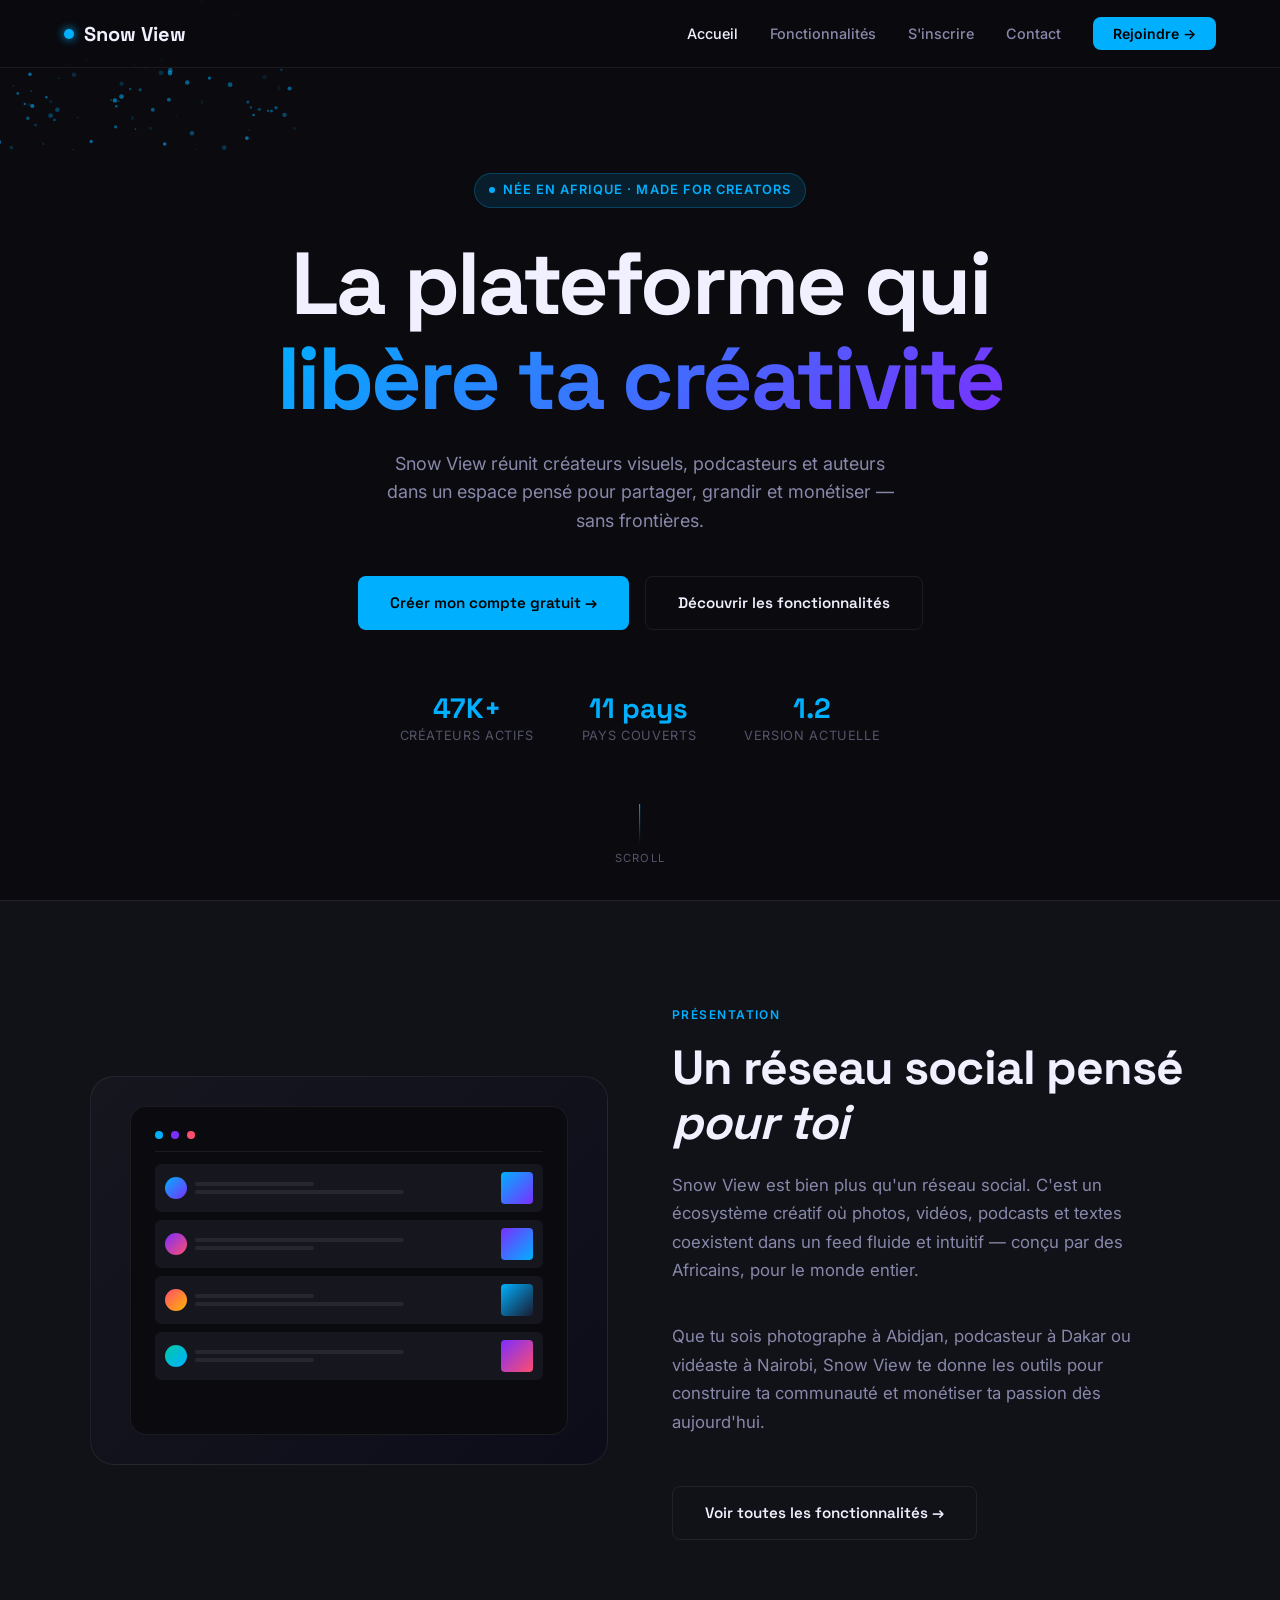
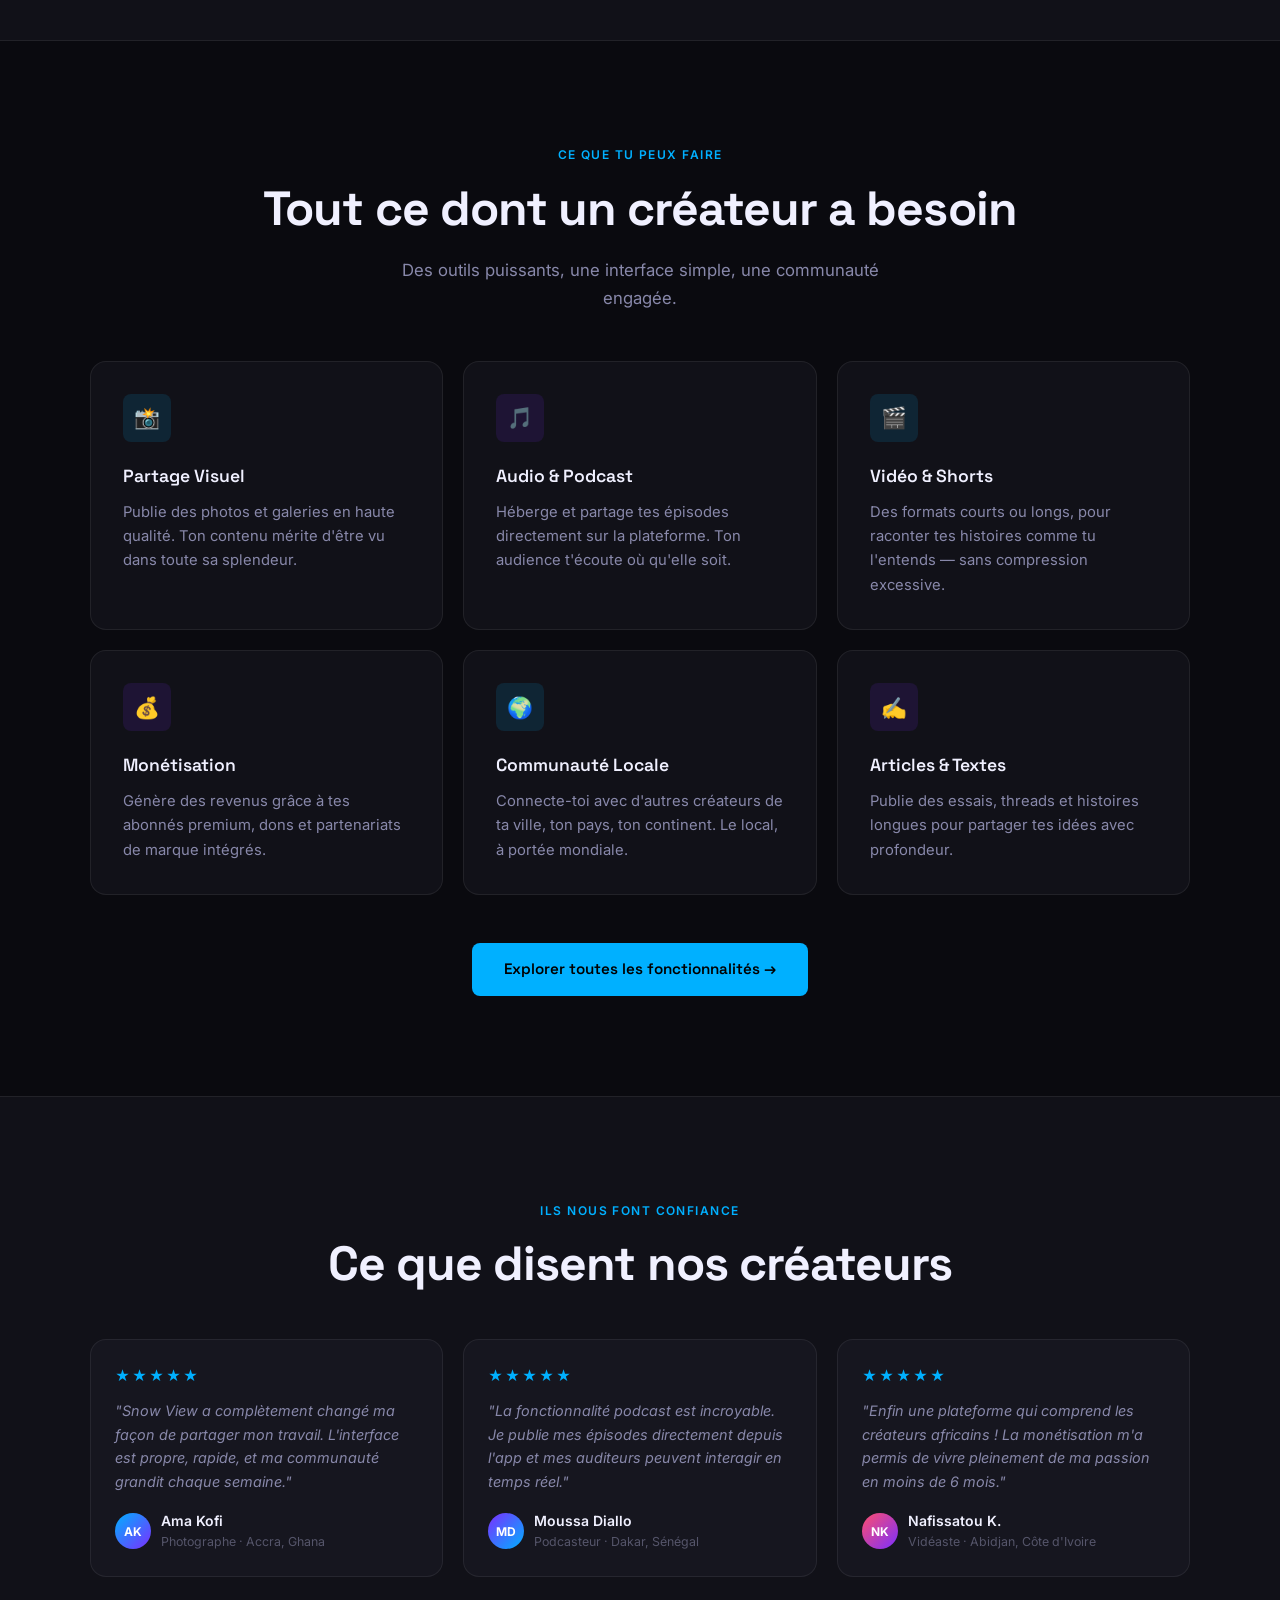
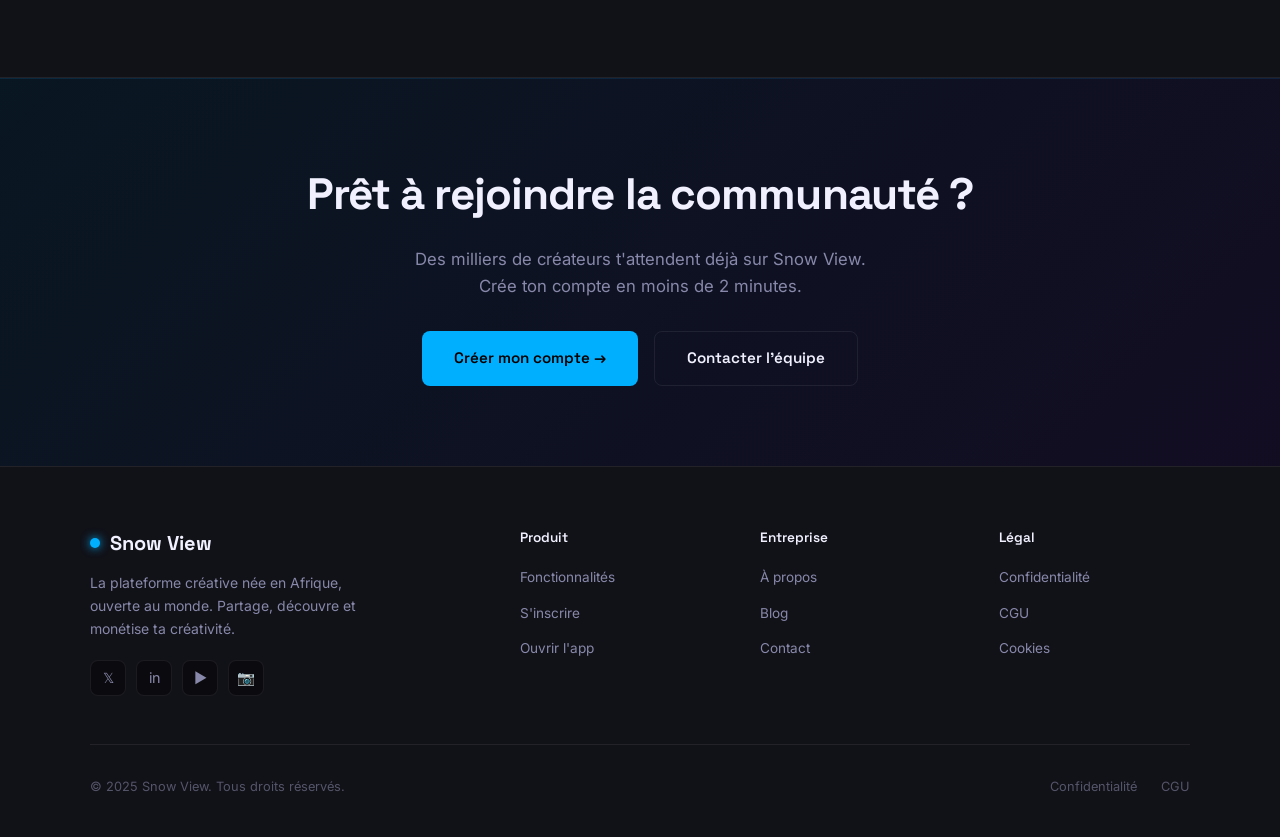
<file: index.html>
<!DOCTYPE html>
<html lang="fr">
<head>
  <meta charset="UTF-8" />
  <meta name="viewport" content="width=device-width, initial-scale=1.0" />
  <meta name="description" content="Snow View — La plateforme créative dédiée aux créateurs de contenu africains. Partagez, découvrez et monétisez votre créativité." />
  <title>Snow View — La Plateforme des Créateurs</title>
  <link rel="stylesheet" href="style.css" />
</head>
<body>

  <!-- NAVBAR -->
  <nav class="navbar">
    <a class="nav-logo" href="index.html">
      <span class="dot"></span>
      Snow View
    </a>
    <ul class="nav-links">
      <li><a href="index.html" class="active">Accueil</a></li>
      <li><a href="features.html">Fonctionnalités</a></li>
      <li><a href="signup.html">S'inscrire</a></li>
      <li><a href="contact.html">Contact</a></li>
      <li><a href="signup.html" class="nav-cta">Rejoindre →</a></li>
    </ul>
    <div class="nav-mobile-toggle" aria-label="Menu">
      <span></span><span></span><span></span>
    </div>
  </nav>

  <!-- HERO -->
  <section class="hero">
    <canvas id="snow-canvas"></canvas>

    <div class="hero-eyebrow">Née en Afrique · Made for Creators</div>

    <h1>
      La plateforme qui<br />
      <span class="accent-text">libère ta créativité</span>
    </h1>

    <p class="hero-sub">
      Snow View réunit créateurs visuels, podcasteurs et auteurs dans un espace pensé pour partager, grandir et monétiser — sans frontières.
    </p>

    <div class="hero-actions">
      <a href="signup.html" class="btn-primary">
        Créer mon compte gratuit →
      </a>
      <a href="features.html" class="btn-secondary">
        Découvrir les fonctionnalités
      </a>
    </div>

    <div class="hero-stats">
      <div class="stat">
        <div class="stat-num" data-count="50" data-suffix="K+">0</div>
        <div class="stat-label">Créateurs actifs</div>
      </div>
      <div class="stat">
        <div class="stat-num" data-count="12" data-suffix=" pays">0</div>
        <div class="stat-label">Pays couverts</div>
      </div>
      <div class="stat">
        <div class="stat-num" data-count="2" data-suffix=".2">0</div>
        <div class="stat-label">Version actuelle</div>
      </div>
    </div>

    <div class="hero-scroll">
      <div class="scroll-line"></div>
      Scroll
    </div>
  </section>

  <!-- OVERVIEW -->
  <section class="overview">
    <div class="overview-inner">
      <!-- Visual mockup -->
      <div class="overview-visual fade-up">
        <div class="app-mockup">
          <div class="mockup-header">
            <div class="mockup-dot" style="background:#00B0FF;"></div>
            <div class="mockup-dot" style="background:#7B2FFF;"></div>
            <div class="mockup-dot" style="background:#ff4d6d;"></div>
          </div>
          <div class="mockup-feed">
            <div class="feed-post">
              <div class="post-avatar"></div>
              <div class="post-lines">
                <div class="post-line short"></div>
                <div class="post-line med"></div>
              </div>
              <div class="post-image-thumb" style="background:linear-gradient(135deg,#00B0FF,#7B2FFF);"></div>
            </div>
            <div class="feed-post">
              <div class="post-avatar" style="background:linear-gradient(135deg,#7B2FFF,#ff4d6d);"></div>
              <div class="post-lines">
                <div class="post-line med"></div>
                <div class="post-line short"></div>
              </div>
              <div class="post-image-thumb" style="background:linear-gradient(135deg,#7B2FFF,#00B0FF);"></div>
            </div>
            <div class="feed-post">
              <div class="post-avatar" style="background:linear-gradient(135deg,#ff4d6d,#ffb700);"></div>
              <div class="post-lines">
                <div class="post-line short"></div>
                <div class="post-line med"></div>
              </div>
              <div class="post-image-thumb" style="background:linear-gradient(135deg,#00B0FF,#1a1a2e);"></div>
            </div>
            <div class="feed-post">
              <div class="post-avatar" style="background:linear-gradient(135deg,#00c9a7,#00B0FF);"></div>
              <div class="post-lines">
                <div class="post-line med"></div>
                <div class="post-line short"></div>
              </div>
              <div class="post-image-thumb" style="background:linear-gradient(135deg,#7B2FFF,#ff4d6d);"></div>
            </div>
          </div>
        </div>
      </div>

      <!-- Text -->
      <div class="fade-up delay-2">
        <span class="section-label">Présentation</span>
        <h2 class="section-title">Un réseau social pensé <em>pour toi</em></h2>
        <p class="section-sub">
          Snow View est bien plus qu'un réseau social. C'est un écosystème créatif où photos, vidéos, podcasts et textes coexistent dans un feed fluide et intuitif — conçu par des Africains, pour le monde entier.
        </p>
        <br />
        <p class="section-sub" style="margin-top:0.75rem;">
          Que tu sois photographe à Abidjan, podcasteur à Dakar ou vidéaste à Nairobi, Snow View te donne les outils pour construire ta communauté et monétiser ta passion dès aujourd'hui.
        </p>
        <br />
        <a href="features.html" class="btn-secondary" style="margin-top:1.5rem;display:inline-flex;">
          Voir toutes les fonctionnalités →
        </a>
      </div>
    </div>
  </section>

  <!-- FEATURES PREVIEW -->
  <section class="features-preview">
    <div class="features-preview-inner">
      <div class="text-center fade-up">
        <span class="section-label">Ce que tu peux faire</span>
        <h2 class="section-title">Tout ce dont un créateur a besoin</h2>
        <p class="section-sub">Des outils puissants, une interface simple, une communauté engagée.</p>
      </div>

      <div class="features-grid">
        <div class="card fade-up delay-1">
          <div class="card-icon icon-blue">📸</div>
          <h3>Partage Visuel</h3>
          <p>Publie des photos et galeries en haute qualité. Ton contenu mérite d'être vu dans toute sa splendeur.</p>
        </div>
        <div class="card fade-up delay-2">
          <div class="card-icon icon-violet">🎵</div>
          <h3>Audio & Podcast</h3>
          <p>Héberge et partage tes épisodes directement sur la plateforme. Ton audience t'écoute où qu'elle soit.</p>
        </div>
        <div class="card fade-up delay-3">
          <div class="card-icon icon-blue">🎬</div>
          <h3>Vidéo & Shorts</h3>
          <p>Des formats courts ou longs, pour raconter tes histoires comme tu l'entends — sans compression excessive.</p>
        </div>
        <div class="card fade-up delay-1">
          <div class="card-icon icon-violet">💰</div>
          <h3>Monétisation</h3>
          <p>Génère des revenus grâce à tes abonnés premium, dons et partenariats de marque intégrés.</p>
        </div>
        <div class="card fade-up delay-2">
          <div class="card-icon icon-blue">🌍</div>
          <h3>Communauté Locale</h3>
          <p>Connecte-toi avec d'autres créateurs de ta ville, ton pays, ton continent. Le local, à portée mondiale.</p>
        </div>
        <div class="card fade-up delay-3">
          <div class="card-icon icon-violet">✍️</div>
          <h3>Articles & Textes</h3>
          <p>Publie des essais, threads et histoires longues pour partager tes idées avec profondeur.</p>
        </div>
      </div>

      <div style="text-align:center;margin-top:3rem;" class="fade-up">
        <a href="features.html" class="btn-primary">Explorer toutes les fonctionnalités →</a>
      </div>
    </div>
  </section>

  <!-- SOCIAL PROOF -->
  <section class="social-proof">
    <div class="proof-inner">
      <div class="text-center fade-up">
        <span class="section-label">Ils nous font confiance</span>
        <h2 class="section-title">Ce que disent nos créateurs</h2>
      </div>

      <div class="testimonials-grid">
        <div class="testimonial-card fade-up delay-1">
          <div class="stars">★★★★★</div>
          <p class="testimonial-text">"Snow View a complètement changé ma façon de partager mon travail. L'interface est propre, rapide, et ma communauté grandit chaque semaine."</p>
          <div class="testimonial-author">
            <div class="author-avatar">AK</div>
            <div>
              <div class="author-name">Ama Kofi</div>
              <div class="author-role">Photographe · Accra, Ghana</div>
            </div>
          </div>
        </div>

        <div class="testimonial-card fade-up delay-2">
          <div class="stars">★★★★★</div>
          <p class="testimonial-text">"La fonctionnalité podcast est incroyable. Je publie mes épisodes directement depuis l'app et mes auditeurs peuvent interagir en temps réel."</p>
          <div class="testimonial-author">
            <div class="author-avatar" style="background:linear-gradient(135deg,#7B2FFF,#00B0FF);">MD</div>
            <div>
              <div class="author-name">Moussa Diallo</div>
              <div class="author-role">Podcasteur · Dakar, Sénégal</div>
            </div>
          </div>
        </div>

        <div class="testimonial-card fade-up delay-3">
          <div class="stars">★★★★★</div>
          <p class="testimonial-text">"Enfin une plateforme qui comprend les créateurs africains ! La monétisation m'a permis de vivre pleinement de ma passion en moins de 6 mois."</p>
          <div class="testimonial-author">
            <div class="author-avatar" style="background:linear-gradient(135deg,#ff4d6d,#7B2FFF);">NK</div>
            <div>
              <div class="author-name">Nafissatou K.</div>
              <div class="author-role">Vidéaste · Abidjan, Côte d'Ivoire</div>
            </div>
          </div>
        </div>
      </div>
    </div>
  </section>

  <!-- CTA BANNER -->
  <section class="cta-banner fade-up">
    <h2>Prêt à rejoindre la communauté ?</h2>
    <p>Des milliers de créateurs t'attendent déjà sur Snow View. Crée ton compte en moins de 2 minutes.</p>
    <div class="cta-actions">
      <a href="signup.html" class="btn-primary">Créer mon compte →</a>
      <a href="contact.html" class="btn-secondary">Contacter l'équipe</a>
    </div>
  </section>

  <!-- FOOTER -->
  <footer>
    <div class="footer-inner">
      <div class="footer-top">
        <div class="footer-brand">
          <div class="nav-logo" style="margin-bottom:0.75rem;">
            <span class="dot"></span> Snow View
          </div>
          <p>La plateforme créative née en Afrique, ouverte au monde. Partage, découvre et monétise ta créativité.</p>
          <div class="footer-social">
            <div class="social-btn">𝕏</div>
            <div class="social-btn">in</div>
            <div class="social-btn">▶</div>
            <div class="social-btn">📷</div>
          </div>
        </div>
        <div class="footer-col">
          <h4>Produit</h4>
          <ul>
            <li><a href="features.html">Fonctionnalités</a></li>
            <li><a href="signup.html">S'inscrire</a></li>
            <li><a href="https://snowview.online" target="_blank">Ouvrir l'app</a></li>
          </ul>
        </div>
        <div class="footer-col">
          <h4>Entreprise</h4>
          <ul>
            <li><a href="#">À propos</a></li>
            <li><a href="#">Blog</a></li>
            <li><a href="contact.html">Contact</a></li>
          </ul>
        </div>
        <div class="footer-col">
          <h4>Légal</h4>
          <ul>
            <li><a href="#">Confidentialité</a></li>
            <li><a href="#">CGU</a></li>
            <li><a href="#">Cookies</a></li>
          </ul>
        </div>
      </div>
      <div class="footer-bottom">
        <p>© 2025 Snow View. Tous droits réservés.</p>
        <div class="footer-bottom-links">
          <a href="#">Confidentialité</a>
          <a href="#">CGU</a>
        </div>
      </div>
    </div>
  </footer>

  <script src="main.js"></script>
</body>
</html>
</file>
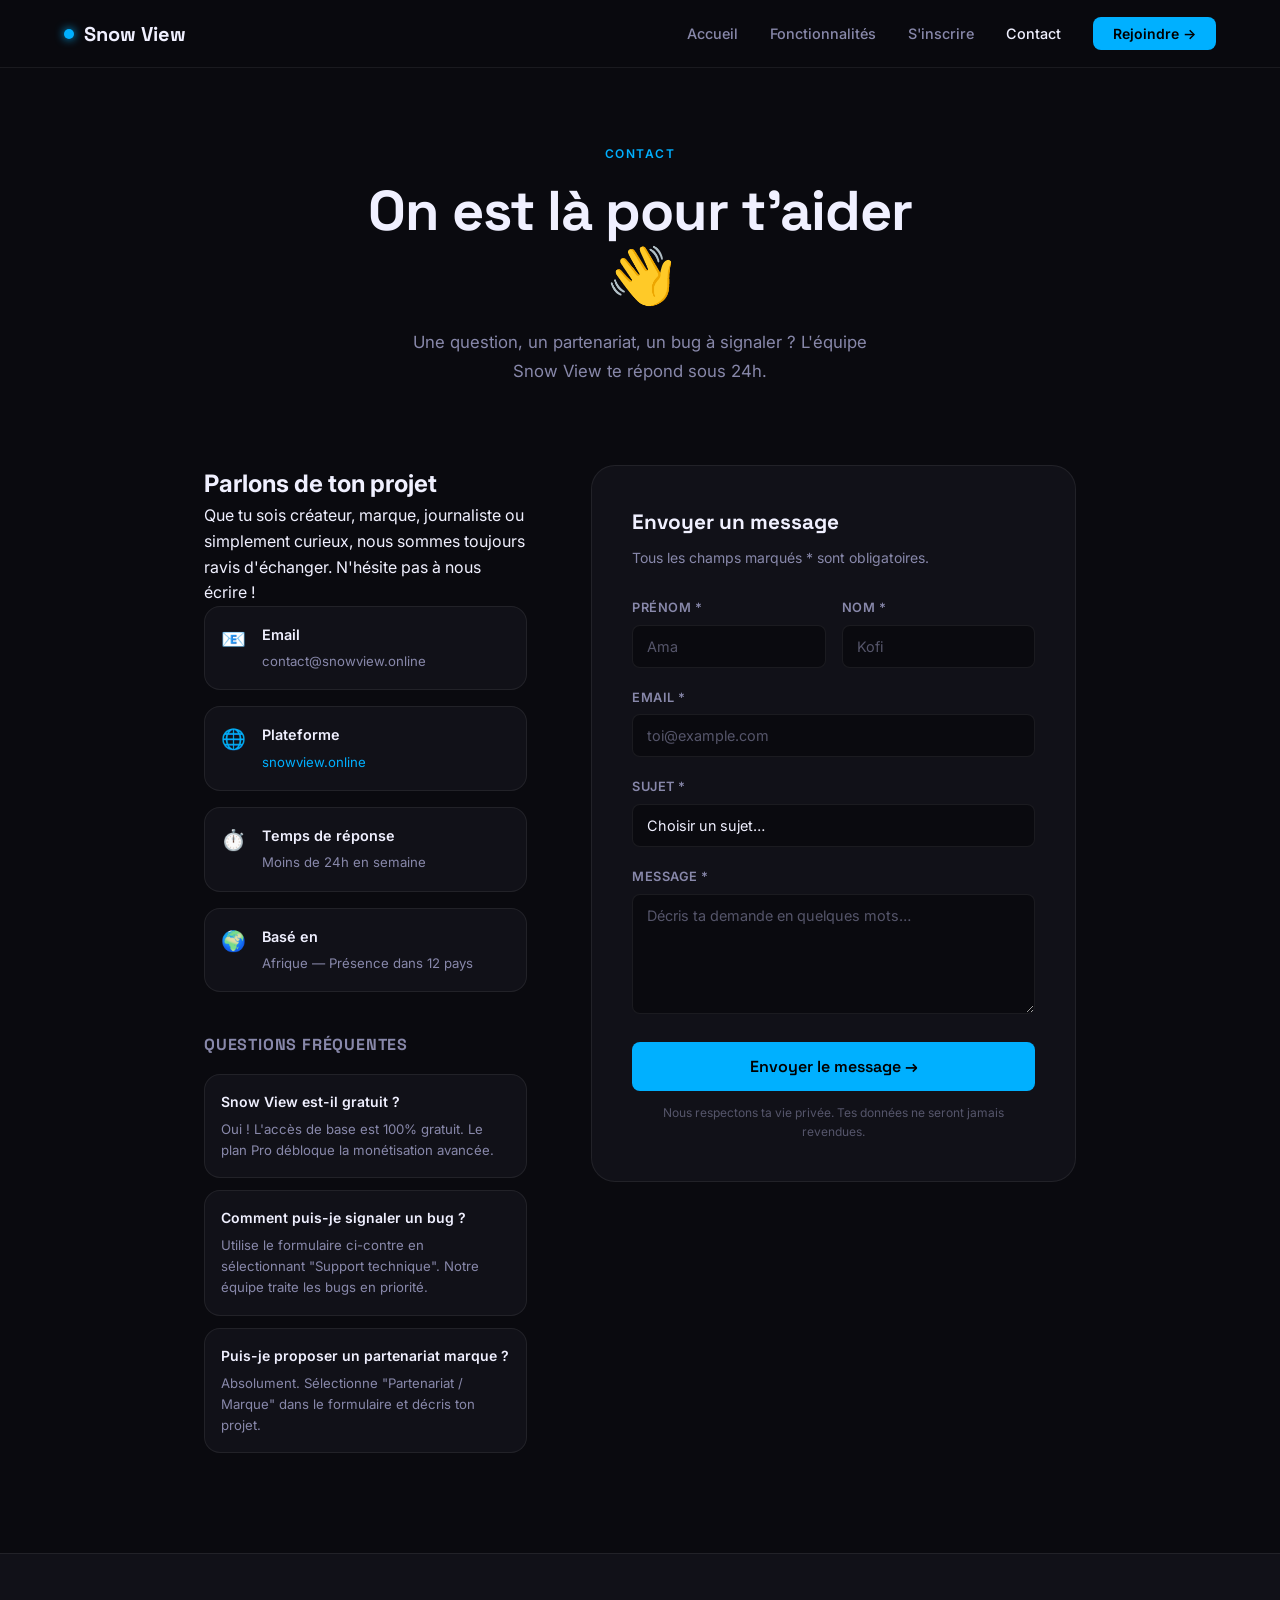
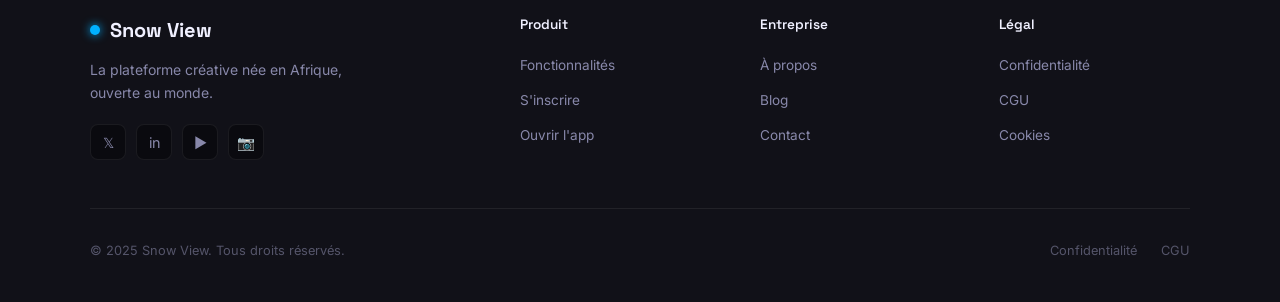
<file: contact.html>
<!DOCTYPE html>
<html lang="fr">
<head>
  <meta charset="UTF-8" />
  <meta name="viewport" content="width=device-width, initial-scale=1.0" />
  <meta name="description" content="Contactez l'équipe Snow View pour toute question, partenariat ou support." />
  <title>Contact — Snow View</title>
  <link rel="stylesheet" href="style.css" />
</head>
<body>

  <!-- NAVBAR -->
  <nav class="navbar">
    <a class="nav-logo" href="index.html">
      <span class="dot"></span>
      Snow View
    </a>
    <ul class="nav-links">
      <li><a href="index.html">Accueil</a></li>
      <li><a href="features.html">Fonctionnalités</a></li>
      <li><a href="signup.html">S'inscrire</a></li>
      <li><a href="contact.html" class="active">Contact</a></li>
      <li><a href="signup.html" class="nav-cta">Rejoindre →</a></li>
    </ul>
    <div class="nav-mobile-toggle" aria-label="Menu">
      <span></span><span></span><span></span>
    </div>
  </nav>

  <!-- PAGE HERO -->
  <div class="page-hero fade-up">
    <span class="section-label">Contact</span>
    <h1 class="section-title" style="font-size:clamp(2rem,5vw,3.5rem);">
      On est là pour t'aider 👋
    </h1>
    <p class="section-sub" style="margin:0 auto;">
      Une question, un partenariat, un bug à signaler ? L'équipe Snow View te répond sous 24h.
    </p>
  </div>

  <!-- CONTACT CONTENT -->
  <div class="contact-content">

    <!-- LEFT: Info -->
    <div class="fade-up">
      <h2>Parlons de ton projet</h2>
      <p>
        Que tu sois créateur, marque, journaliste ou simplement curieux, nous sommes toujours ravis d'échanger. N'hésite pas à nous écrire !
      </p>

      <div class="contact-methods">
        <div class="contact-method">
          <div class="method-icon">📧</div>
          <div class="method-text">
            <h4>Email</h4>
            <span>contact@snowview.online</span>
          </div>
        </div>
        <div class="contact-method">
          <div class="method-icon">🌐</div>
          <div class="method-text">
            <h4>Plateforme</h4>
            <span><a href="https://snowview.online" target="_blank" style="color:var(--accent);">snowview.online</a></span>
          </div>
        </div>
        <div class="contact-method">
          <div class="method-icon">⏱️</div>
          <div class="method-text">
            <h4>Temps de réponse</h4>
            <span>Moins de 24h en semaine</span>
          </div>
        </div>
        <div class="contact-method">
          <div class="method-icon">🌍</div>
          <div class="method-text">
            <h4>Basé en</h4>
            <span>Afrique — Présence dans 12 pays</span>
          </div>
        </div>
      </div>

      <!-- FAQ rapide -->
      <div style="margin-top:2.5rem;">
        <h3 style="font-family:var(--font-display);font-size:1rem;font-weight:700;margin-bottom:1rem;color:var(--text-muted);text-transform:uppercase;letter-spacing:0.05em;">Questions fréquentes</h3>
        <div style="display:flex;flex-direction:column;gap:0.75rem;">
          <div style="padding:1rem;background:var(--bg-card);border:1px solid var(--border);border-radius:var(--radius-md);">
            <div style="font-size:0.875rem;font-weight:600;margin-bottom:0.35rem;">Snow View est-il gratuit ?</div>
            <div style="font-size:0.825rem;color:var(--text-muted);">Oui ! L'accès de base est 100% gratuit. Le plan Pro débloque la monétisation avancée.</div>
          </div>
          <div style="padding:1rem;background:var(--bg-card);border:1px solid var(--border);border-radius:var(--radius-md);">
            <div style="font-size:0.875rem;font-weight:600;margin-bottom:0.35rem;">Comment puis-je signaler un bug ?</div>
            <div style="font-size:0.825rem;color:var(--text-muted);">Utilise le formulaire ci-contre en sélectionnant "Support technique". Notre équipe traite les bugs en priorité.</div>
          </div>
          <div style="padding:1rem;background:var(--bg-card);border:1px solid var(--border);border-radius:var(--radius-md);">
            <div style="font-size:0.875rem;font-weight:600;margin-bottom:0.35rem;">Puis-je proposer un partenariat marque ?</div>
            <div style="font-size:0.825rem;color:var(--text-muted);">Absolument. Sélectionne "Partenariat / Marque" dans le formulaire et décris ton projet.</div>
          </div>
        </div>
      </div>
    </div>

    <!-- RIGHT: Form -->
    <div class="contact-form-wrap fade-up delay-2">
      <div id="contact-form-inner">
        <div class="form-title">Envoyer un message</div>
        <p class="form-sub">Tous les champs marqués * sont obligatoires.</p>

        <form id="contact-form" novalidate>
          <div style="display:grid;grid-template-columns:1fr 1fr;gap:1rem;">
            <div class="form-group">
              <label for="c-first">Prénom *</label>
              <input type="text" id="c-first" name="first_name" placeholder="Ama" required />
            </div>
            <div class="form-group">
              <label for="c-last">Nom *</label>
              <input type="text" id="c-last" name="last_name" placeholder="Kofi" required />
            </div>
          </div>

          <div class="form-group">
            <label for="c-email">Email *</label>
            <input type="email" id="c-email" name="email" placeholder="toi@example.com" required />
          </div>

          <div class="form-group">
            <label for="c-subject">Sujet *</label>
            <select id="c-subject" name="subject" required>
              <option value="">Choisir un sujet…</option>
              <option value="info">Demande d'information générale</option>
              <option value="support">Support technique</option>
              <option value="partnership">Partenariat / Marque</option>
              <option value="press">Presse / Média</option>
              <option value="creator">Programme Créateur Pro</option>
              <option value="other">Autre</option>
            </select>
          </div>

          <div class="form-group">
            <label for="c-message">Message *</label>
            <textarea id="c-message" name="message" placeholder="Décris ta demande en quelques mots…" required></textarea>
          </div>

          <button type="submit" class="form-submit">
            Envoyer le message →
          </button>
          <p class="form-note">Nous respectons ta vie privée. Tes données ne seront jamais revendues.</p>
        </form>
      </div>

      <!-- Success state -->
      <div id="contact-success" class="form-success">
        <div class="success-icon">✅</div>
        <h3>Message envoyé !</h3>
        <p>Merci de nous avoir contactés. Notre équipe te répondra dans les 24 heures.</p>
        <a href="index.html" class="btn-secondary" style="display:inline-flex;margin-top:1.5rem;">Retour à l'accueil</a>
      </div>
    </div>

  </div>

  <!-- FOOTER -->
  <footer>
    <div class="footer-inner">
      <div class="footer-top">
        <div class="footer-brand">
          <div class="nav-logo" style="margin-bottom:0.75rem;">
            <span class="dot"></span> Snow View
          </div>
          <p>La plateforme créative née en Afrique, ouverte au monde.</p>
          <div class="footer-social">
            <div class="social-btn">𝕏</div>
            <div class="social-btn">in</div>
            <div class="social-btn">▶</div>
            <div class="social-btn">📷</div>
          </div>
        </div>
        <div class="footer-col">
          <h4>Produit</h4>
          <ul>
            <li><a href="features.html">Fonctionnalités</a></li>
            <li><a href="signup.html">S'inscrire</a></li>
            <li><a href="https://snowview.online" target="_blank">Ouvrir l'app</a></li>
          </ul>
        </div>
        <div class="footer-col">
          <h4>Entreprise</h4>
          <ul>
            <li><a href="#">À propos</a></li>
            <li><a href="#">Blog</a></li>
            <li><a href="contact.html">Contact</a></li>
          </ul>
        </div>
        <div class="footer-col">
          <h4>Légal</h4>
          <ul>
            <li><a href="#">Confidentialité</a></li>
            <li><a href="#">CGU</a></li>
            <li><a href="#">Cookies</a></li>
          </ul>
        </div>
      </div>
      <div class="footer-bottom">
        <p>© 2025 Snow View. Tous droits réservés.</p>
        <div class="footer-bottom-links">
          <a href="#">Confidentialité</a>
          <a href="#">CGU</a>
        </div>
      </div>
    </div>
  </footer>

  <script src="main.js"></script>
</body>
</html>
</file>
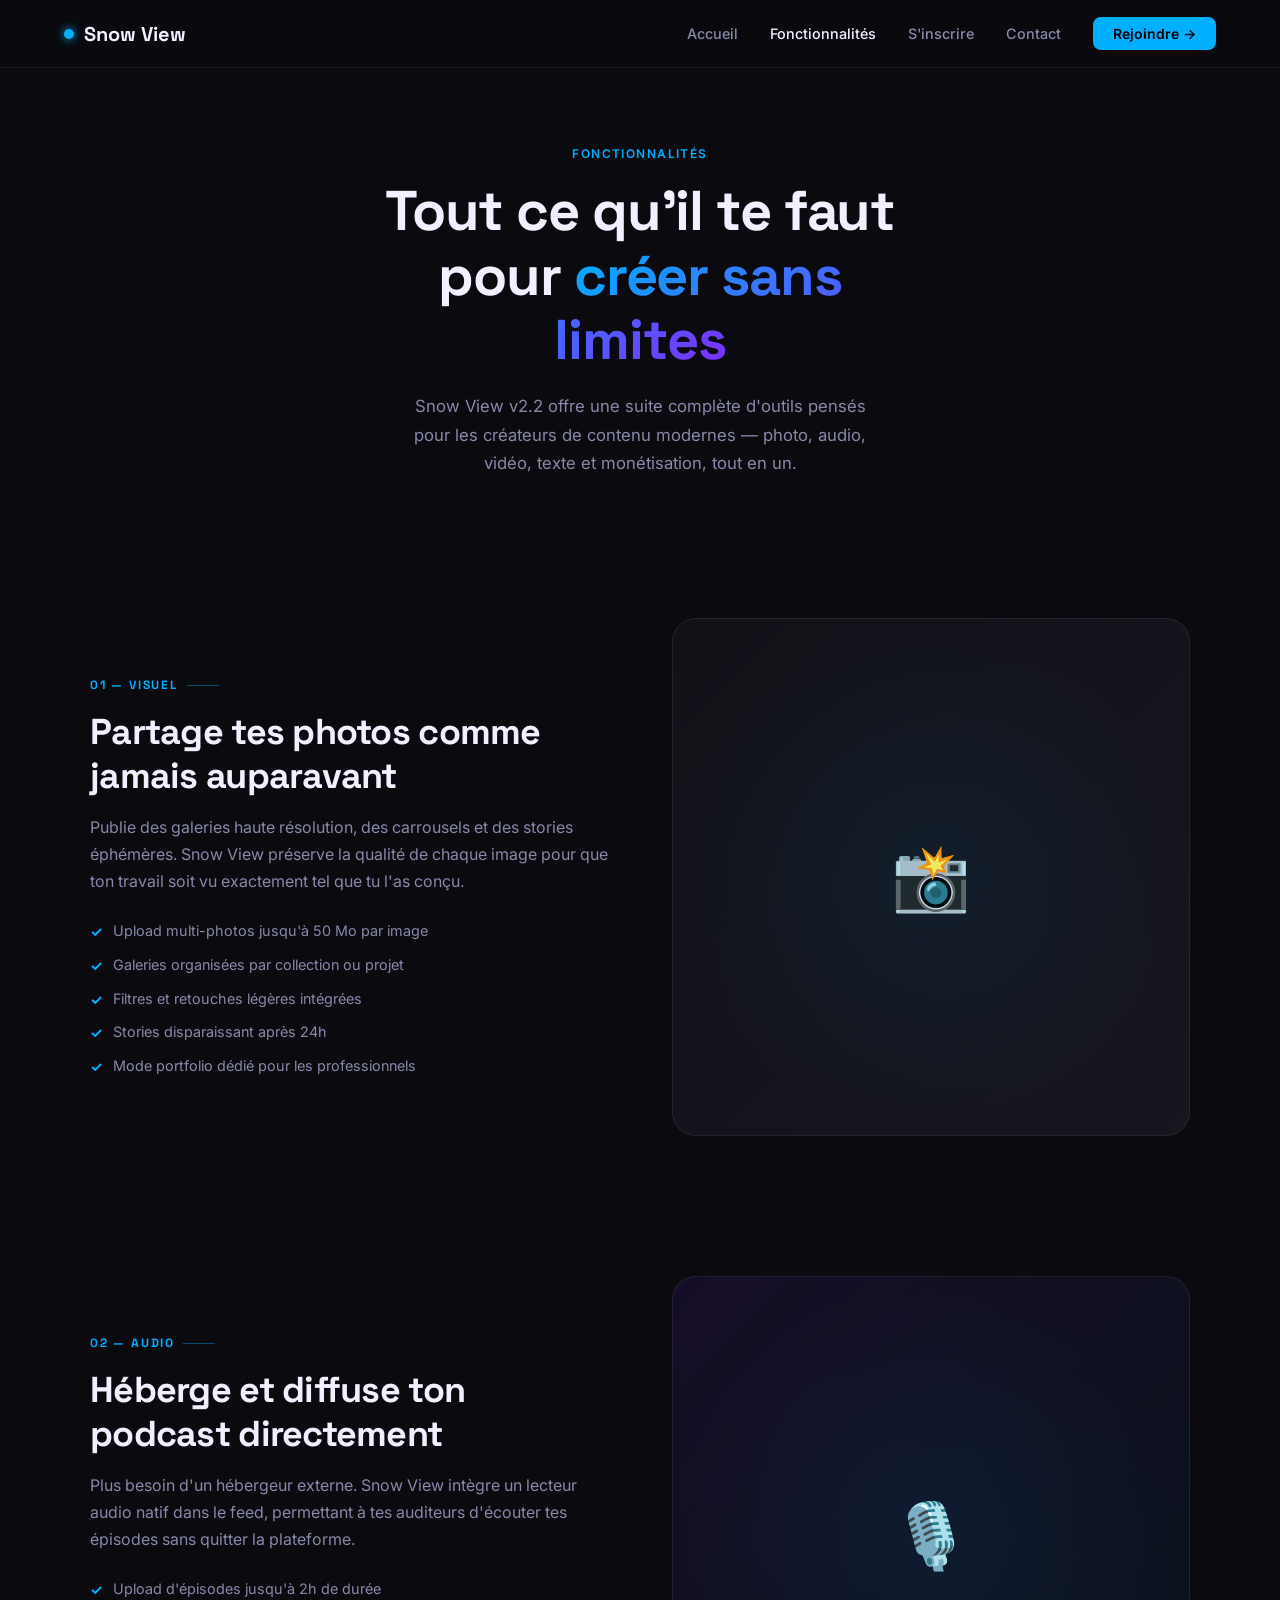
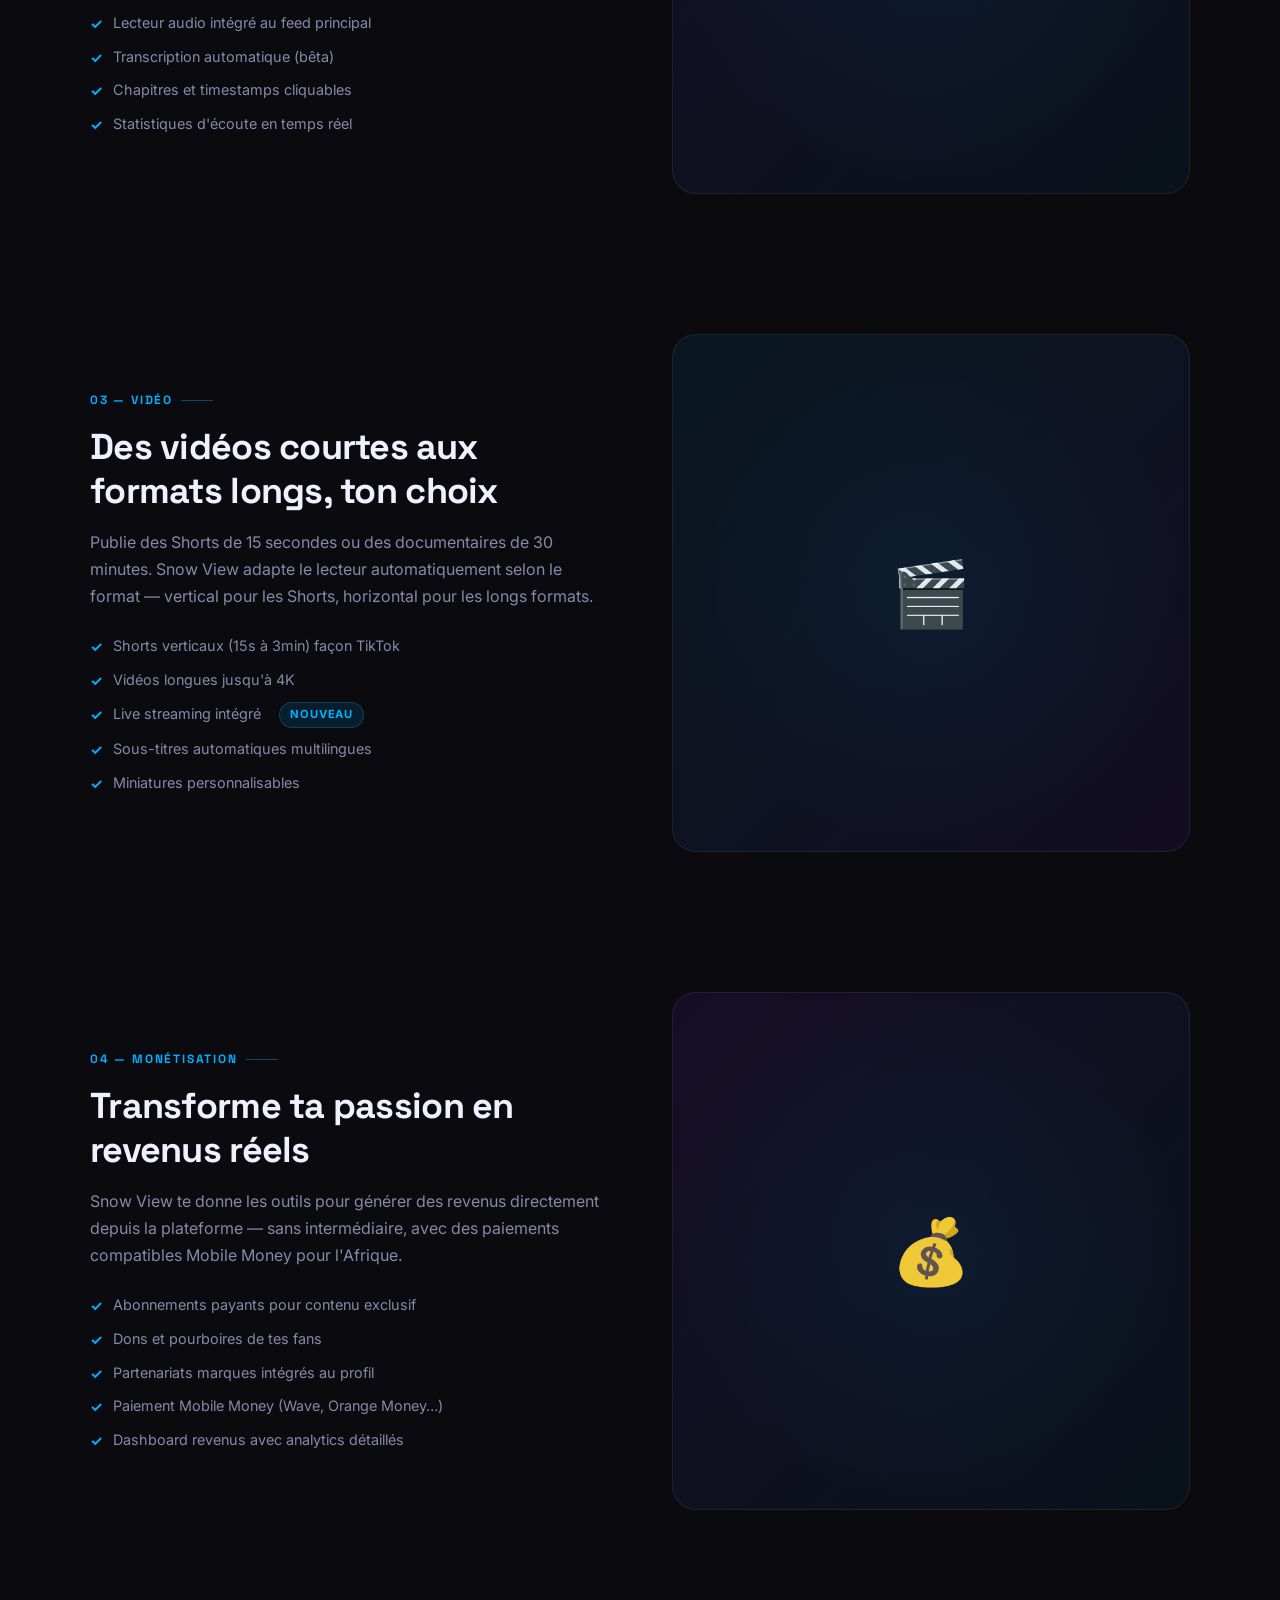
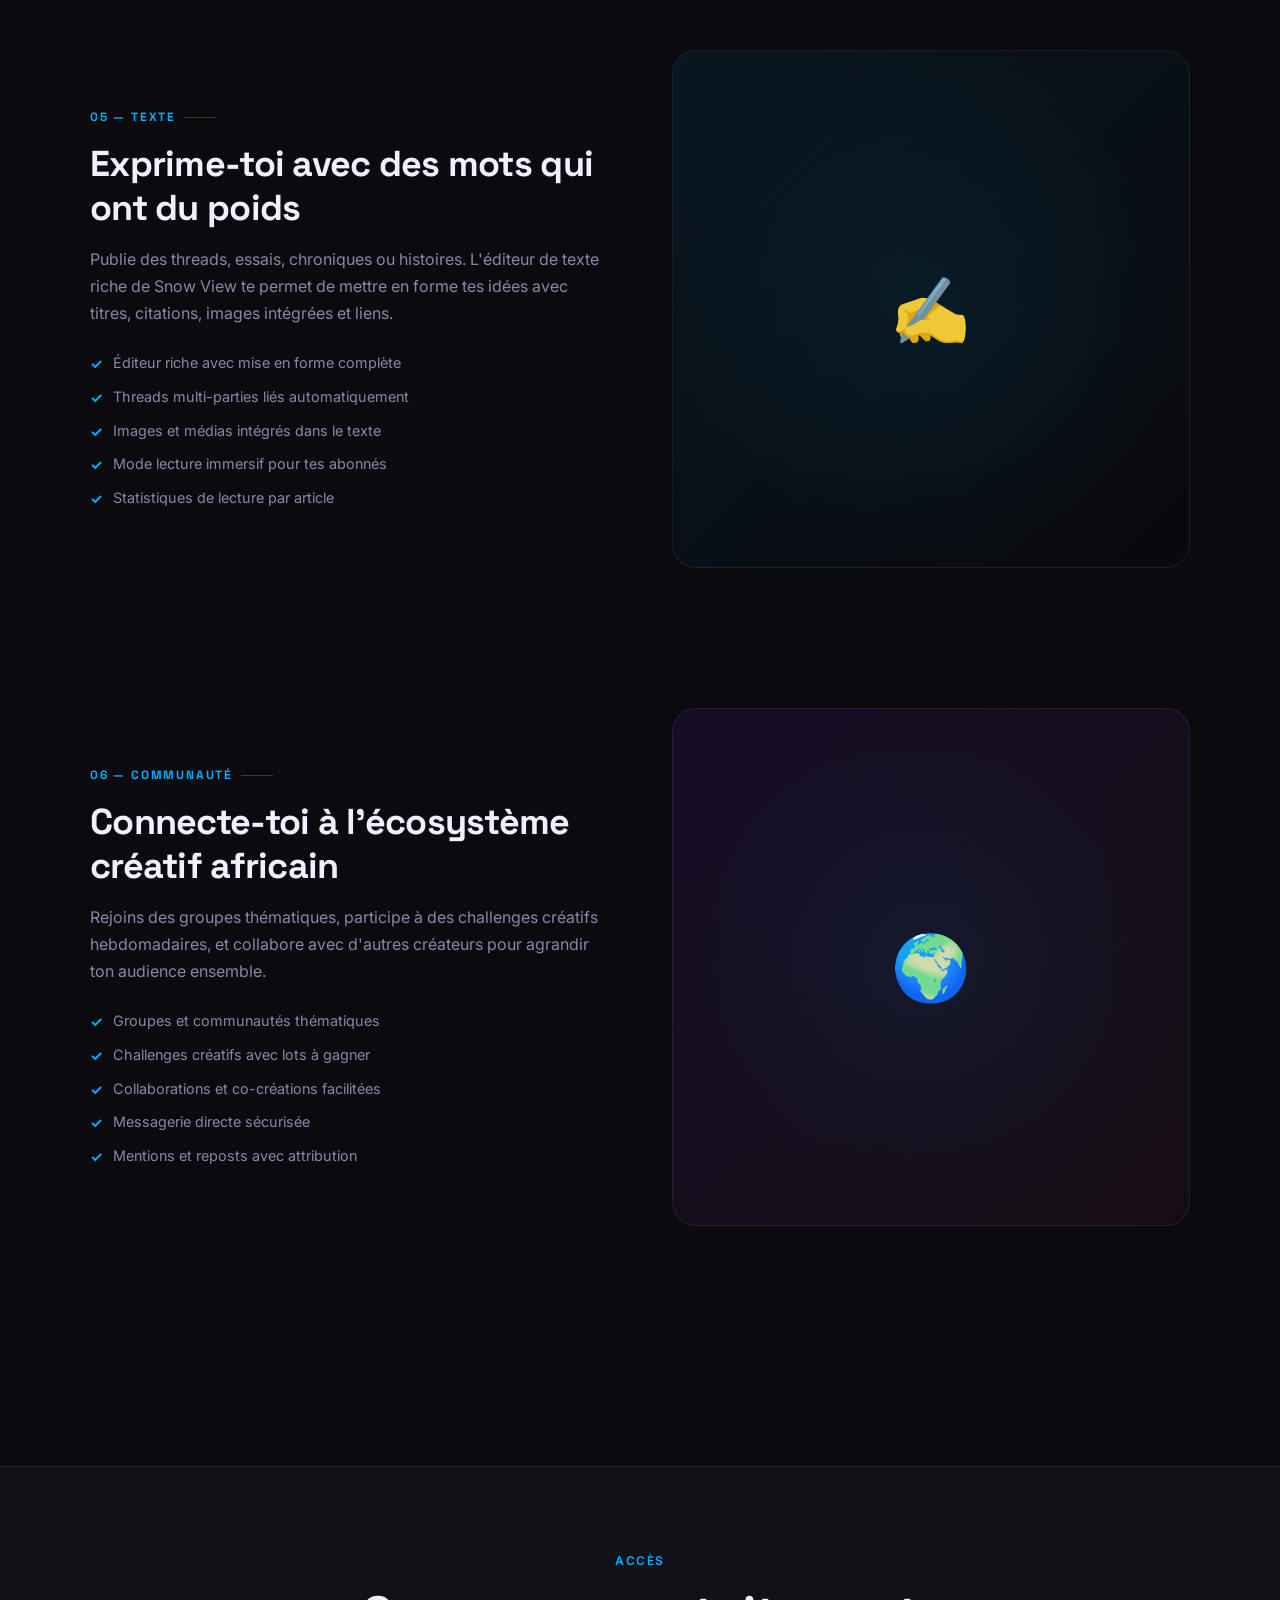
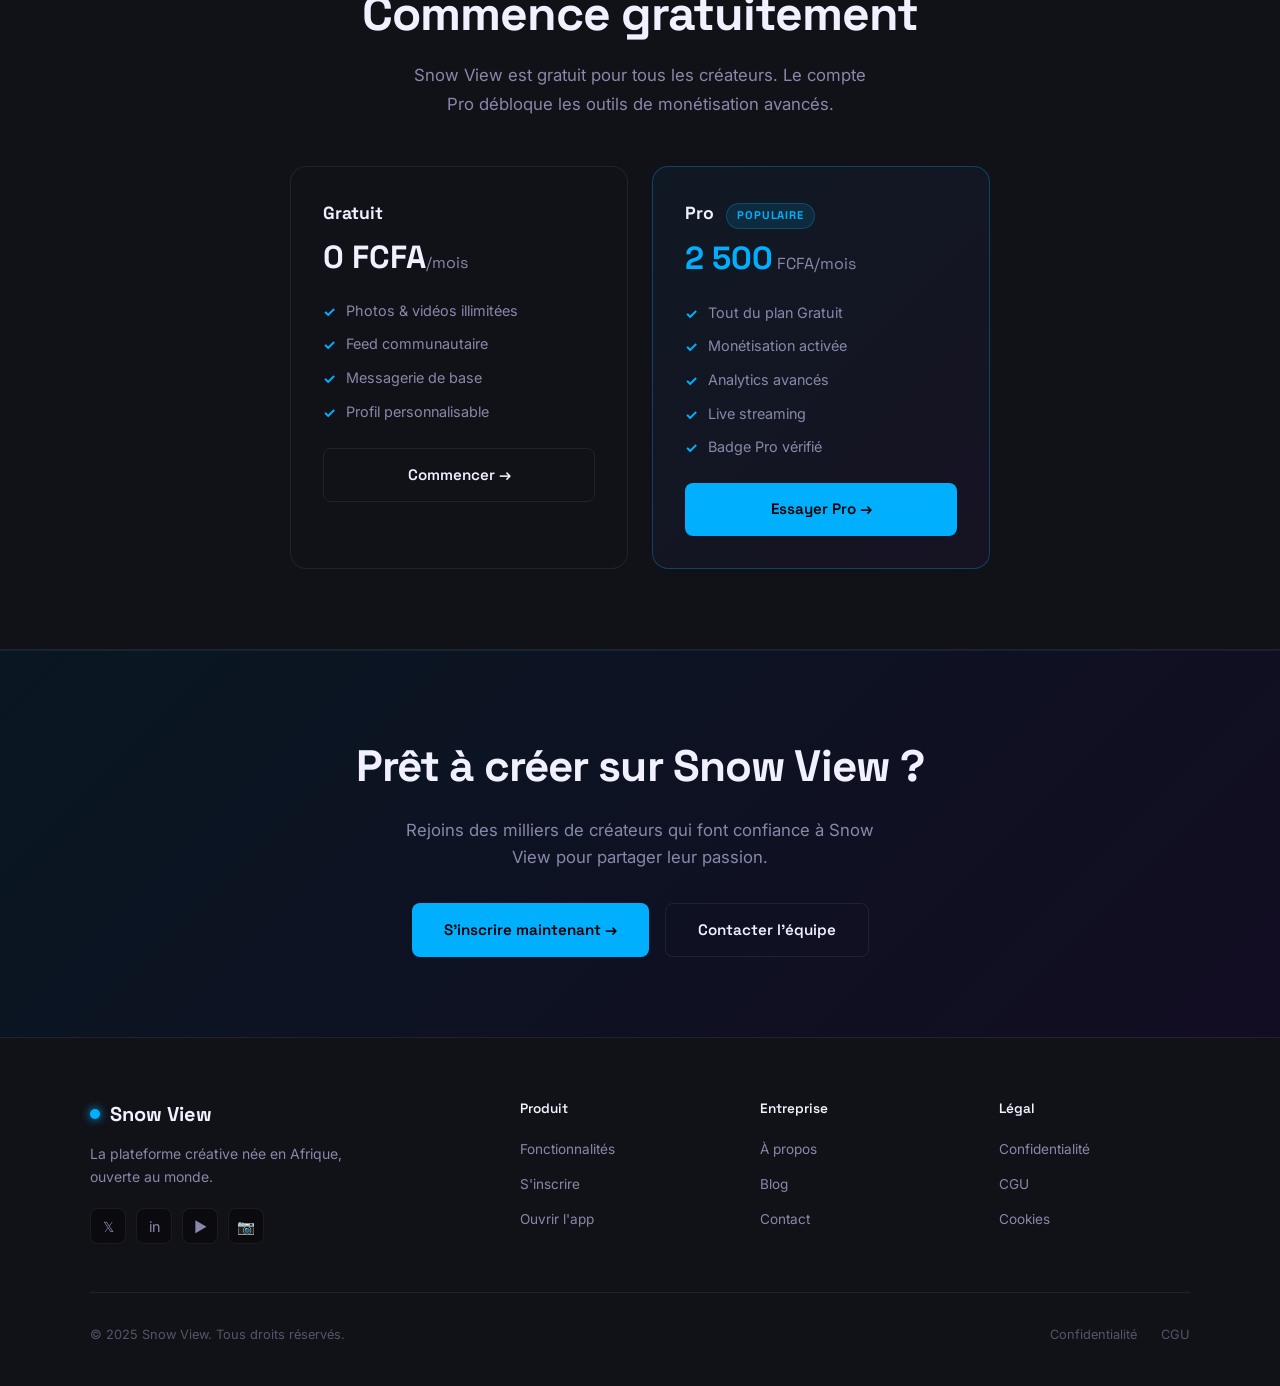
<file: features.html>
<!DOCTYPE html>
<html lang="fr">
<head>
  <meta charset="UTF-8" />
  <meta name="viewport" content="width=device-width, initial-scale=1.0" />
  <meta name="description" content="Découvrez toutes les fonctionnalités de Snow View : partage visuel, audio, vidéo, monétisation et communauté créative africaine." />
  <title>Fonctionnalités — Snow View</title>
  <link rel="stylesheet" href="style.css" />
</head>
<body>

  <!-- NAVBAR -->
  <nav class="navbar">
    <a class="nav-logo" href="index.html">
      <span class="dot"></span>
      Snow View
    </a>
    <ul class="nav-links">
      <li><a href="index.html">Accueil</a></li>
      <li><a href="features.html" class="active">Fonctionnalités</a></li>
      <li><a href="signup.html">S'inscrire</a></li>
      <li><a href="contact.html">Contact</a></li>
      <li><a href="signup.html" class="nav-cta">Rejoindre →</a></li>
    </ul>
    <div class="nav-mobile-toggle" aria-label="Menu">
      <span></span><span></span><span></span>
    </div>
  </nav>

  <!-- PAGE HERO -->
  <div class="page-hero fade-up">
    <span class="section-label">Fonctionnalités</span>
    <h1 class="section-title" style="font-size:clamp(2rem,5vw,3.5rem);">
      Tout ce qu'il te faut<br />pour <span style="background:linear-gradient(135deg,#00B0FF,#7B2FFF);-webkit-background-clip:text;-webkit-text-fill-color:transparent;background-clip:text;">créer sans limites</span>
    </h1>
    <p class="section-sub" style="margin:0 auto;">
      Snow View v2.2 offre une suite complète d'outils pensés pour les créateurs de contenu modernes — photo, audio, vidéo, texte et monétisation, tout en un.
    </p>
  </div>

  <!-- FEATURES DETAILED -->
  <div class="features-detailed" style="padding:0 0 80px;">

    <!-- Feature 1 — Partage Visuel -->
    <div style="padding:60px 5% 0;">
      <div class="feature-block fade-up">
        <div class="feature-content">
          <div class="feature-num">01 — Visuel</div>
          <h2>Partage tes photos comme jamais auparavant</h2>
          <p>
            Publie des galeries haute résolution, des carrousels et des stories éphémères. Snow View préserve la qualité de chaque image pour que ton travail soit vu exactement tel que tu l'as conçu.
          </p>
          <ul class="feature-list">
            <li>Upload multi-photos jusqu'à 50 Mo par image</li>
            <li>Galeries organisées par collection ou projet</li>
            <li>Filtres et retouches légères intégrées</li>
            <li>Stories disparaissant après 24h</li>
            <li>Mode portfolio dédié pour les professionnels</li>
          </ul>
        </div>
        <div class="feature-visual">📸</div>
      </div>
    </div>

    <!-- Feature 2 — Audio & Podcast -->
    <div style="padding:60px 5% 0;">
      <div class="feature-block reverse fade-up">
        <div class="feature-visual" style="background:linear-gradient(135deg,rgba(123,47,255,0.1),rgba(0,176,255,0.05));">🎙️</div>
        <div class="feature-content">
          <div class="feature-num">02 — Audio</div>
          <h2>Héberge et diffuse ton podcast directement</h2>
          <p>
            Plus besoin d'un hébergeur externe. Snow View intègre un lecteur audio natif dans le feed, permettant à tes auditeurs d'écouter tes épisodes sans quitter la plateforme.
          </p>
          <ul class="feature-list">
            <li>Upload d'épisodes jusqu'à 2h de durée</li>
            <li>Lecteur audio intégré au feed principal</li>
            <li>Transcription automatique (bêta)</li>
            <li>Chapitres et timestamps cliquables</li>
            <li>Statistiques d'écoute en temps réel</li>
          </ul>
        </div>
      </div>
    </div>

    <!-- Feature 3 — Vidéo -->
    <div style="padding:60px 5% 0;">
      <div class="feature-block fade-up">
        <div class="feature-content">
          <div class="feature-num">03 — Vidéo</div>
          <h2>Des vidéos courtes aux formats longs, ton choix</h2>
          <p>
            Publie des Shorts de 15 secondes ou des documentaires de 30 minutes. Snow View adapte le lecteur automatiquement selon le format — vertical pour les Shorts, horizontal pour les longs formats.
          </p>
          <ul class="feature-list">
            <li>Shorts verticaux (15s à 3min) façon TikTok</li>
            <li>Vidéos longues jusqu'à 4K</li>
            <li>Live streaming intégré <span class="badge new">Nouveau</span></li>
            <li>Sous-titres automatiques multilingues</li>
            <li>Miniatures personnalisables</li>
          </ul>
        </div>
        <div class="feature-visual" style="background:linear-gradient(135deg,rgba(0,176,255,0.08),rgba(123,47,255,0.08));">🎬</div>
      </div>
    </div>

    <!-- Feature 4 — Monétisation -->
    <div style="padding:60px 5% 0;">
      <div class="feature-block reverse fade-up">
        <div class="feature-visual" style="background:linear-gradient(135deg,rgba(123,47,255,0.1),rgba(0,176,255,0.05));">💰</div>
        <div class="feature-content">
          <div class="feature-num">04 — Monétisation</div>
          <h2>Transforme ta passion en revenus réels</h2>
          <p>
            Snow View te donne les outils pour générer des revenus directement depuis la plateforme — sans intermédiaire, avec des paiements compatibles Mobile Money pour l'Afrique.
          </p>
          <ul class="feature-list">
            <li>Abonnements payants pour contenu exclusif</li>
            <li>Dons et pourboires de tes fans</li>
            <li>Partenariats marques intégrés au profil</li>
            <li>Paiement Mobile Money (Wave, Orange Money…)</li>
            <li>Dashboard revenus avec analytics détaillés</li>
          </ul>
        </div>
      </div>
    </div>

    <!-- Feature 5 — Texte -->
    <div style="padding:60px 5% 0;">
      <div class="feature-block fade-up">
        <div class="feature-content">
          <div class="feature-num">05 — Texte</div>
          <h2>Exprime-toi avec des mots qui ont du poids</h2>
          <p>
            Publie des threads, essais, chroniques ou histoires. L'éditeur de texte riche de Snow View te permet de mettre en forme tes idées avec titres, citations, images intégrées et liens.
          </p>
          <ul class="feature-list">
            <li>Éditeur riche avec mise en forme complète</li>
            <li>Threads multi-parties liés automatiquement</li>
            <li>Images et médias intégrés dans le texte</li>
            <li>Mode lecture immersif pour tes abonnés</li>
            <li>Statistiques de lecture par article</li>
          </ul>
        </div>
        <div class="feature-visual" style="background:linear-gradient(135deg,rgba(0,176,255,0.08),rgba(0,0,0,0.1));">✍️</div>
      </div>
    </div>

    <!-- Feature 6 — Communauté -->
    <div style="padding:60px 5% 80px;">
      <div class="feature-block reverse fade-up">
        <div class="feature-visual" style="background:linear-gradient(135deg,rgba(123,47,255,0.1),rgba(255,77,109,0.05));">🌍</div>
        <div class="feature-content">
          <div class="feature-num">06 — Communauté</div>
          <h2>Connecte-toi à l'écosystème créatif africain</h2>
          <p>
            Rejoins des groupes thématiques, participe à des challenges créatifs hebdomadaires, et collabore avec d'autres créateurs pour agrandir ton audience ensemble.
          </p>
          <ul class="feature-list">
            <li>Groupes et communautés thématiques</li>
            <li>Challenges créatifs avec lots à gagner</li>
            <li>Collaborations et co-créations facilitées</li>
            <li>Messagerie directe sécurisée</li>
            <li>Mentions et reposts avec attribution</li>
          </ul>
        </div>
      </div>
    </div>

  </div>

  <!-- PLANS RAPIDES -->
  <section style="background:var(--bg-card);border-top:1px solid var(--border);border-bottom:1px solid var(--border);padding:80px 5%;">
    <div style="max-width:1100px;margin:0 auto;">
      <div class="text-center fade-up">
        <span class="section-label">Accès</span>
        <h2 class="section-title">Commence gratuitement</h2>
        <p class="section-sub">Snow View est gratuit pour tous les créateurs. Le compte Pro débloque les outils de monétisation avancés.</p>
      </div>

      <div style="display:grid;grid-template-columns:1fr 1fr;gap:1.5rem;margin-top:3rem;max-width:700px;margin-left:auto;margin-right:auto;" class="fade-up">
        <!-- Free -->
        <div class="card">
          <div style="font-family:var(--font-display);font-size:1.1rem;font-weight:700;margin-bottom:0.25rem;">Gratuit</div>
          <div style="font-size:2rem;font-weight:700;font-family:var(--font-display);color:var(--text);margin-bottom:1rem;">0 FCFA<span style="font-size:1rem;color:var(--text-muted);font-weight:400;">/mois</span></div>
          <ul class="feature-list" style="margin-bottom:1.5rem;">
            <li>Photos & vidéos illimitées</li>
            <li>Feed communautaire</li>
            <li>Messagerie de base</li>
            <li>Profil personnalisable</li>
          </ul>
          <a href="signup.html" class="btn-secondary" style="width:100%;justify-content:center;">Commencer →</a>
        </div>

        <!-- Pro -->
        <div class="card" style="border-color:rgba(0,176,255,0.3);background:linear-gradient(135deg,rgba(0,176,255,0.05),rgba(123,47,255,0.05));">
          <div style="font-family:var(--font-display);font-size:1.1rem;font-weight:700;margin-bottom:0.25rem;">Pro <span class="badge new">Populaire</span></div>
          <div style="font-size:2rem;font-weight:700;font-family:var(--font-display);color:var(--accent);margin-bottom:1rem;">2 500<span style="font-size:1rem;color:var(--text-muted);font-weight:400;"> FCFA/mois</span></div>
          <ul class="feature-list" style="margin-bottom:1.5rem;">
            <li>Tout du plan Gratuit</li>
            <li>Monétisation activée</li>
            <li>Analytics avancés</li>
            <li>Live streaming</li>
            <li>Badge Pro vérifié</li>
          </ul>
          <a href="signup.html" class="btn-primary" style="width:100%;justify-content:center;">Essayer Pro →</a>
        </div>
      </div>
    </div>
  </section>

  <!-- CTA BANNER -->
  <section class="cta-banner fade-up">
    <h2>Prêt à créer sur Snow View ?</h2>
    <p>Rejoins des milliers de créateurs qui font confiance à Snow View pour partager leur passion.</p>
    <div class="cta-actions">
      <a href="signup.html" class="btn-primary">S'inscrire maintenant →</a>
      <a href="contact.html" class="btn-secondary">Contacter l'équipe</a>
    </div>
  </section>

  <!-- FOOTER -->
  <footer>
    <div class="footer-inner">
      <div class="footer-top">
        <div class="footer-brand">
          <div class="nav-logo" style="margin-bottom:0.75rem;">
            <span class="dot"></span> Snow View
          </div>
          <p>La plateforme créative née en Afrique, ouverte au monde.</p>
          <div class="footer-social">
            <div class="social-btn">𝕏</div>
            <div class="social-btn">in</div>
            <div class="social-btn">▶</div>
            <div class="social-btn">📷</div>
          </div>
        </div>
        <div class="footer-col">
          <h4>Produit</h4>
          <ul>
            <li><a href="features.html">Fonctionnalités</a></li>
            <li><a href="signup.html">S'inscrire</a></li>
            <li><a href="https://snowview.online" target="_blank">Ouvrir l'app</a></li>
          </ul>
        </div>
        <div class="footer-col">
          <h4>Entreprise</h4>
          <ul>
            <li><a href="#">À propos</a></li>
            <li><a href="#">Blog</a></li>
            <li><a href="contact.html">Contact</a></li>
          </ul>
        </div>
        <div class="footer-col">
          <h4>Légal</h4>
          <ul>
            <li><a href="#">Confidentialité</a></li>
            <li><a href="#">CGU</a></li>
            <li><a href="#">Cookies</a></li>
          </ul>
        </div>
      </div>
      <div class="footer-bottom">
        <p>© 2025 Snow View. Tous droits réservés.</p>
        <div class="footer-bottom-links">
          <a href="#">Confidentialité</a>
          <a href="#">CGU</a>
        </div>
      </div>
    </div>
  </footer>

  <script src="main.js"></script>
</body>
</html>
</file>
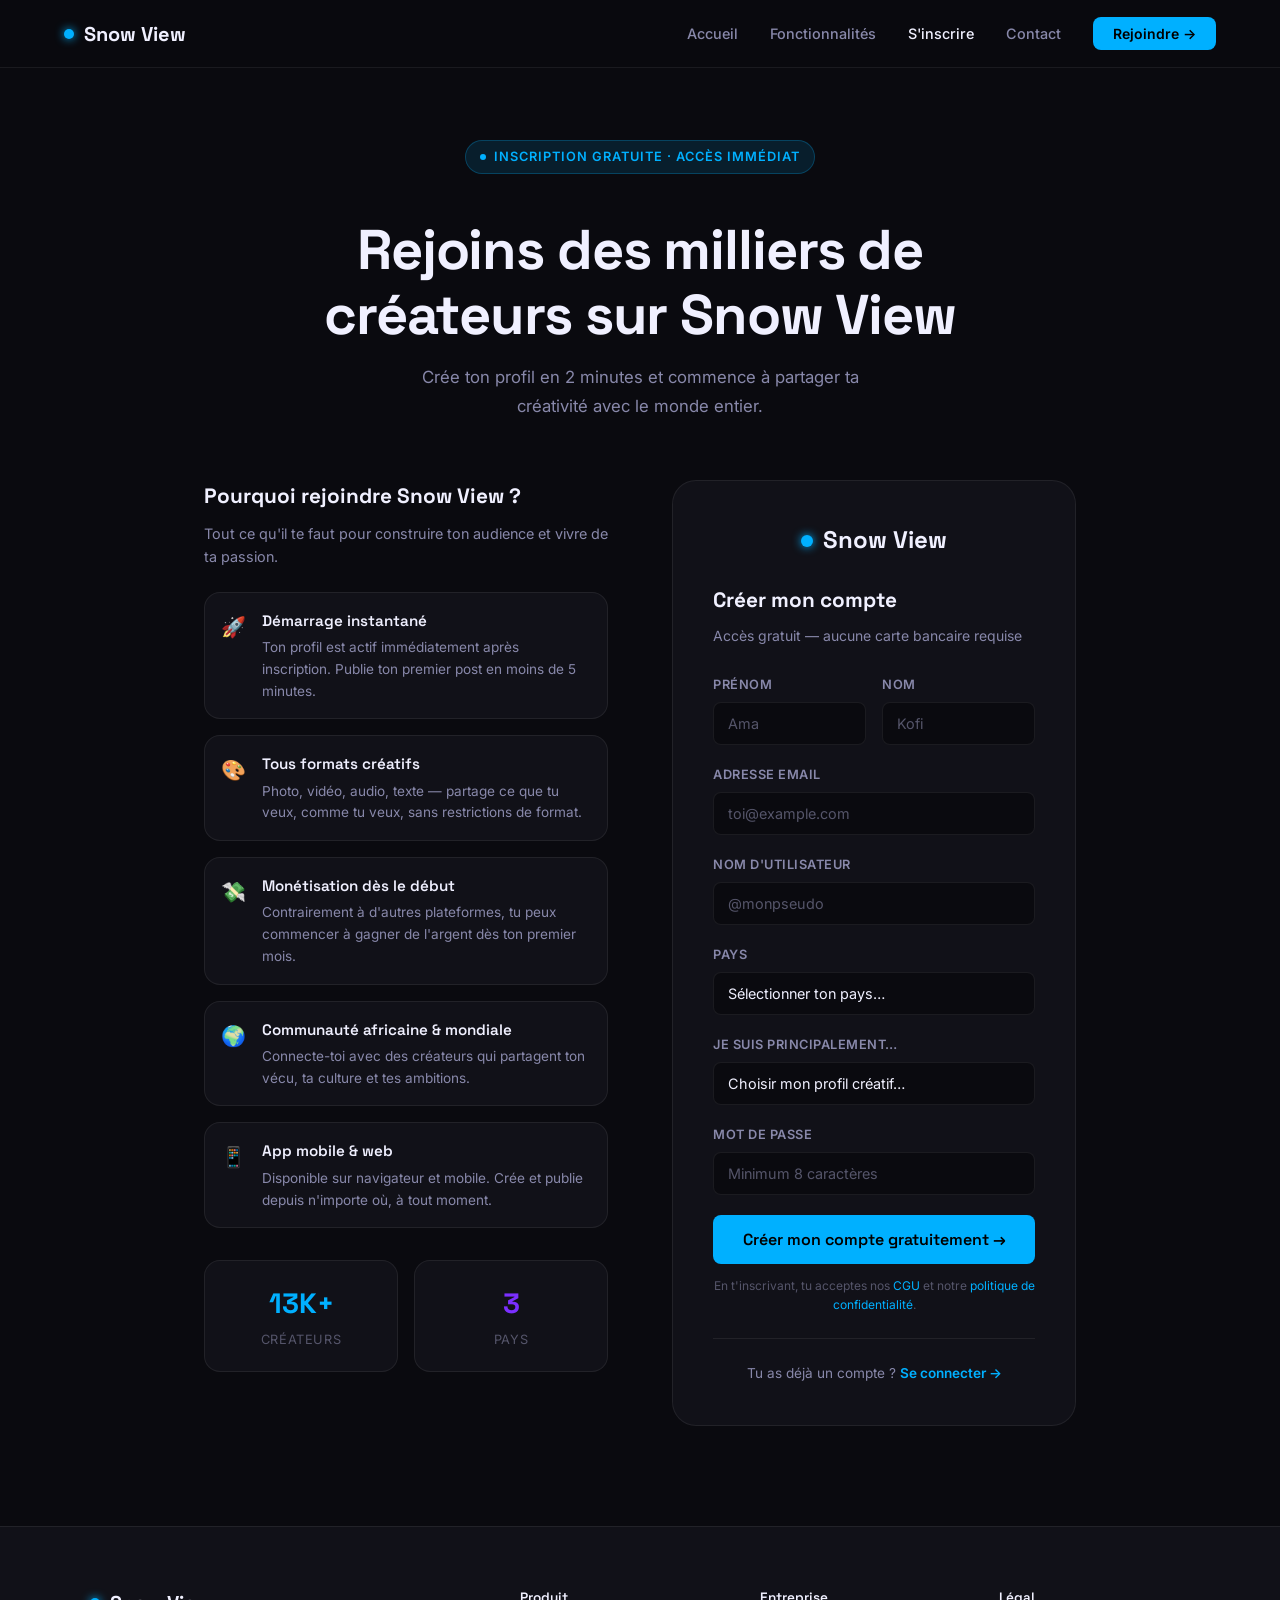
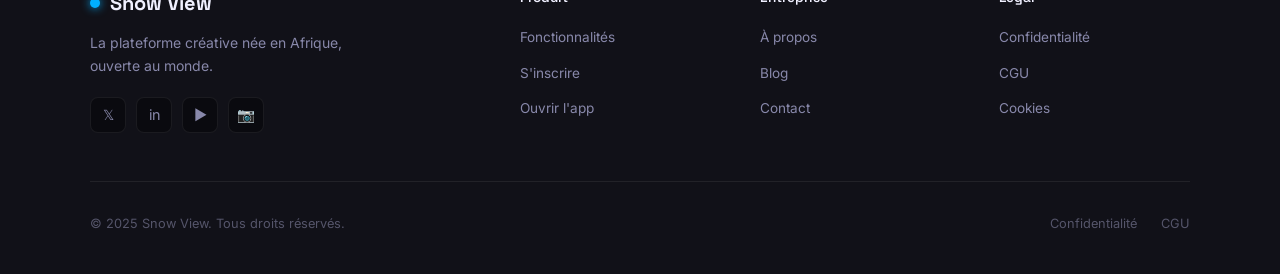
<file: signup.html>
<!DOCTYPE html>
<html lang="fr">
<head>
  <meta charset="UTF-8" />
  <meta name="viewport" content="width=device-width, initial-scale=1.0" />
  <meta name="description" content="Rejoins Snow View gratuitement. Crée ton profil, partage ton contenu et commence à monétiser ta créativité dès aujourd'hui." />
  <title>Rejoindre Snow View — Inscription Gratuite</title>
  <link rel="stylesheet" href="style.css" />
</head>
<body>

  <!-- NAVBAR -->
  <nav class="navbar">
    <a class="nav-logo" href="index.html">
      <span class="dot"></span>
      Snow View
    </a>
    <ul class="nav-links">
      <li><a href="index.html">Accueil</a></li>
      <li><a href="features.html">Fonctionnalités</a></li>
      <li><a href="signup.html" class="active">S'inscrire</a></li>
      <li><a href="contact.html">Contact</a></li>
      <li><a href="signup.html" class="nav-cta">Rejoindre →</a></li>
    </ul>
    <div class="nav-mobile-toggle" aria-label="Menu">
      <span></span><span></span><span></span>
    </div>
  </nav>

  <!-- HERO -->
  <div class="signup-hero fade-up">
    <span class="hero-eyebrow" style="position:relative;z-index:1;">Inscription Gratuite · Accès Immédiat</span>
    <h1 class="section-title" style="font-size:clamp(2rem,5vw,3.5rem);max-width:640px;margin:1rem auto;">
      Rejoins des milliers de créateurs sur Snow View
    </h1>
    <p class="section-sub" style="margin:0 auto 0;">
      Crée ton profil en 2 minutes et commence à partager ta créativité avec le monde entier.
    </p>
  </div>

  <!-- CONTENT: PERKS + FORM -->
  <div class="signup-content">

    <!-- LEFT: Perks -->
    <div class="fade-up">
      <h2 style="font-family:var(--font-display);font-size:1.3rem;font-weight:700;margin-bottom:0.5rem;">Pourquoi rejoindre Snow View ?</h2>
      <p style="font-size:0.9rem;color:var(--text-muted);margin-bottom:1rem;">
        Tout ce qu'il te faut pour construire ton audience et vivre de ta passion.
      </p>

      <div class="perks-list">
        <div class="perk-item">
          <div class="perk-icon">🚀</div>
          <div class="perk-text">
            <h4>Démarrage instantané</h4>
            <p>Ton profil est actif immédiatement après inscription. Publie ton premier post en moins de 5 minutes.</p>
          </div>
        </div>
        <div class="perk-item">
          <div class="perk-icon">🎨</div>
          <div class="perk-text">
            <h4>Tous formats créatifs</h4>
            <p>Photo, vidéo, audio, texte — partage ce que tu veux, comme tu veux, sans restrictions de format.</p>
          </div>
        </div>
        <div class="perk-item">
          <div class="perk-icon">💸</div>
          <div class="perk-text">
            <h4>Monétisation dès le début</h4>
            <p>Contrairement à d'autres plateformes, tu peux commencer à gagner de l'argent dès ton premier mois.</p>
          </div>
        </div>
        <div class="perk-item">
          <div class="perk-icon">🌍</div>
          <div class="perk-text">
            <h4>Communauté africaine & mondiale</h4>
            <p>Connecte-toi avec des créateurs qui partagent ton vécu, ta culture et tes ambitions.</p>
          </div>
        </div>
        <div class="perk-item">
          <div class="perk-icon">📱</div>
          <div class="perk-text">
            <h4>App mobile & web</h4>
            <p>Disponible sur navigateur et mobile. Crée et publie depuis n'importe où, à tout moment.</p>
          </div>
        </div>
      </div>

      <!-- Stats -->
      <div style="display:grid;grid-template-columns:1fr 1fr;gap:1rem;margin-top:2rem;">
        <div style="background:var(--bg-card);border:1px solid var(--border);border-radius:var(--radius-md);padding:1.25rem;text-align:center;">
          <div style="font-family:var(--font-display);font-size:1.75rem;font-weight:700;color:var(--accent);" data-count="50" data-suffix="K+">0</div>
          <div style="font-size:0.8rem;color:var(--text-dim);text-transform:uppercase;letter-spacing:0.05em;margin-top:4px;">Créateurs</div>
        </div>
        <div style="background:var(--bg-card);border:1px solid var(--border);border-radius:var(--radius-md);padding:1.25rem;text-align:center;">
          <div style="font-family:var(--font-display);font-size:1.75rem;font-weight:700;color:var(--violet);" data-count="12" data-suffix="">0</div>
          <div style="font-size:0.8rem;color:var(--text-dim);text-transform:uppercase;letter-spacing:0.05em;margin-top:4px;">Pays</div>
        </div>
      </div>
    </div>

    <!-- RIGHT: Form -->
    <div class="signup-form-wrap fade-up delay-2">
      <div id="signup-form-inner">
        <!-- LOGO centré avec flexbox -->
        <div style="display:flex; justify-content:center; align-items:center; margin-bottom:1.5rem;">
          <div style="display:flex; align-items:center; gap:10px; font-family:'Space Grotesk',sans-serif; font-size:1.5rem; font-weight:700; color:#F0F0FF;">
            <span style="width:12px;height:12px;background:#00B0FF;border-radius:50%;box-shadow:0 0 10px #00B0FF;display:inline-block;"></span>
            Snow View
          </div>
        </div>
        <div class="form-title">Créer mon compte</div>
        <p class="form-sub">Accès gratuit — aucune carte bancaire requise</p>

        <form id="signup-form" novalidate>
          <div style="display:grid;grid-template-columns:1fr 1fr;gap:1rem;">
            <div class="form-group">
              <label for="first-name">Prénom</label>
              <input type="text" id="first-name" name="first_name" placeholder="Ama" required />
            </div>
            <div class="form-group">
              <label for="last-name">Nom</label>
              <input type="text" id="last-name" name="last_name" placeholder="Kofi" required />
            </div>
          </div>

          <div class="form-group">
            <label for="email">Adresse email</label>
            <input type="email" id="email" name="email" placeholder="toi@example.com" required />
          </div>

          <div class="form-group">
            <label for="username">Nom d'utilisateur</label>
            <input type="text" id="username" name="username" placeholder="@monpseudo" required />
          </div>

          <div class="form-group">
            <label for="country">Pays</label>
            <select id="country" name="country">
              <option value="">Sélectionner ton pays…</option>
              <option value="CI">Côte d'Ivoire</option>
              <option value="SN">Sénégal</option>
              <option value="GH">Ghana</option>
              <option value="NG">Nigeria</option>
              <option value="CM">Cameroun</option>
              <option value="ML">Mali</option>
              <option value="BF">Burkina Faso</option>
              <option value="TG">Togo</option>
              <option value="BJ">Bénin</option>
              <option value="KE">Kenya</option>
              <option value="FR">France</option>
              <option value="OTHER">Autre</option>
            </select>
          </div>

          <div class="form-group">
            <label for="creator-type">Je suis principalement…</label>
            <select id="creator-type" name="creator_type">
              <option value="">Choisir mon profil créatif…</option>
              <option value="photo">📸 Photographe</option>
              <option value="video">🎬 Vidéaste / Vlogger</option>
              <option value="podcast">🎙️ Podcasteur</option>
              <option value="music">🎵 Musicien / Artiste</option>
              <option value="writer">✍️ Écrivain / Blogueur</option>
              <option value="influencer">⭐ Influenceur</option>
              <option value="other">🎨 Autre créateur</option>
            </select>
          </div>

          <div class="form-group">
            <label for="password">Mot de passe</label>
            <input type="password" id="password" name="password" placeholder="Minimum 8 caractères" required />
          </div>

          <button type="submit" class="form-submit">
            Créer mon compte gratuitement →
          </button>
          <p class="form-note">En t'inscrivant, tu acceptes nos <a href="#" style="color:var(--accent);">CGU</a> et notre <a href="#" style="color:var(--accent);">politique de confidentialité</a>.</p>
        </form>

        <div style="text-align:center;margin-top:1.5rem;padding-top:1.5rem;border-top:1px solid var(--border);">
          <p style="font-size:0.85rem;color:var(--text-muted);">Tu as déjà un compte ? <a href="https://snowview.online" target="_blank" style="color:var(--accent);font-weight:600;">Se connecter →</a></p>
        </div>
      </div>

      <!-- Success state -->
      <div id="signup-success" class="form-success">
        <div class="success-icon">🎉</div>
        <h3>Bienvenue sur Snow View !</h3>
        <p style="margin-bottom:1.5rem;">Ton compte a été créé avec succès. Vérifie ta boîte mail pour activer ton profil.</p>
        <a href="https://snowview.online" target="_blank" class="btn-primary" style="display:inline-flex;">Accéder à l'app →</a>
      </div>
    </div>

  </div>

  <!-- FOOTER -->
  <footer>
    <div class="footer-inner">
      <div class="footer-top">
        <div class="footer-brand">
          <div class="nav-logo" style="margin-bottom:0.75rem;">
            <span class="dot"></span> Snow View
          </div>
          <p>La plateforme créative née en Afrique, ouverte au monde.</p>
          <div class="footer-social">
            <div class="social-btn">𝕏</div>
            <div class="social-btn">in</div>
            <div class="social-btn">▶</div>
            <div class="social-btn">📷</div>
          </div>
        </div>
        <div class="footer-col">
          <h4>Produit</h4>
          <ul>
            <li><a href="features.html">Fonctionnalités</a></li>
            <li><a href="signup.html">S'inscrire</a></li>
            <li><a href="https://snowview.online" target="_blank">Ouvrir l'app</a></li>
          </ul>
        </div>
        <div class="footer-col">
          <h4>Entreprise</h4>
          <ul>
            <li><a href="#">À propos</a></li>
            <li><a href="#">Blog</a></li>
            <li><a href="contact.html">Contact</a></li>
          </ul>
        </div>
        <div class="footer-col">
          <h4>Légal</h4>
          <ul>
            <li><a href="#">Confidentialité</a></li>
            <li><a href="#">CGU</a></li>
            <li><a href="#">Cookies</a></li>
          </ul>
        </div>
      </div>
      <div class="footer-bottom">
        <p>© 2025 Snow View. Tous droits réservés.</p>
        <div class="footer-bottom-links">
          <a href="#">Confidentialité</a>
          <a href="#">CGU</a>
        </div>
      </div>
    </div>
  </footer>

  <script src="main.js"></script>
</body>
</html>
</file>
<file: style.css>
/* ============================================
   SNOW VIEW — Marketing Site
   Dark Mode / Tech — Space Grotesk + Inter
   Theme color: #00B0FF (official Snow View blue)
   ============================================ */

@import url('https://fonts.googleapis.com/css2?family=Space+Grotesk:wght@300;400;500;600;700&family=Inter:wght@300;400;500;600&display=swap');

/* === TOKENS === */
:root {
  --bg:          #0A0A0F;
  --bg-card:     #111118;
  --bg-card2:    #16161F;
  --border:      rgba(255,255,255,0.07);
  --accent:      #00B0FF;
  --accent-soft: rgba(0,176,255,0.12);
  --violet:      #7B2FFF;
  --violet-soft: rgba(123,47,255,0.12);
  --text:        #F0F0FF;
  --text-muted:  #8888AA;
  --text-dim:    #55556A;
  --radius-sm:   8px;
  --radius-md:   16px;
  --radius-lg:   24px;
  --font-display:'Space Grotesk', sans-serif;
  --font-body:   'Inter', sans-serif;
  --transition:  0.25s cubic-bezier(0.4,0,0.2,1);
}

/* === RESET === */
*, *::before, *::after { box-sizing: border-box; margin: 0; padding: 0; }
html { scroll-behavior: smooth; }
body {
  background: var(--bg);
  color: var(--text);
  font-family: var(--font-body);
  font-size: 16px;
  line-height: 1.6;
  min-height: 100vh;
  overflow-x: hidden;
}
img { max-width: 100%; display: block; }
a { color: inherit; text-decoration: none; }
ul { list-style: none; }

/* === SCROLLBAR === */
::-webkit-scrollbar { width: 6px; }
::-webkit-scrollbar-track { background: var(--bg); }
::-webkit-scrollbar-thumb { background: var(--border); border-radius: 99px; }

/* ============================================
   NAVBAR
   ============================================ */
.navbar {
  position: fixed;
  top: 0; left: 0; right: 0;
  z-index: 1000;
  display: flex;
  align-items: center;
  justify-content: space-between;
  padding: 0 5%;
  height: 68px;
  background: rgba(10,10,15,0.85);
  backdrop-filter: blur(20px);
  border-bottom: 1px solid var(--border);
  transition: var(--transition);
}
.nav-logo {
  display: flex;
  align-items: center;
  gap: 10px;
  font-family: var(--font-display);
  font-size: 1.25rem;
  font-weight: 700;
  color: var(--text);
}
.nav-logo .dot {
  width: 10px; height: 10px;
  background: var(--accent);
  border-radius: 50%;
  box-shadow: 0 0 10px var(--accent);
}
.nav-links {
  display: flex;
  align-items: center;
  gap: 2rem;
}
.nav-links a {
  font-size: 0.9rem;
  font-weight: 500;
  color: var(--text-muted);
  transition: color var(--transition);
}
.nav-links a:hover, .nav-links a.active { color: var(--text); }
.nav-cta {
  background: var(--accent);
  color: #000 !important;
  padding: 8px 20px;
  border-radius: var(--radius-sm);
  font-weight: 600 !important;
  font-size: 0.875rem !important;
  transition: opacity var(--transition), transform var(--transition) !important;
}
.nav-cta:hover { opacity: 0.9; transform: translateY(-1px); }
.nav-mobile-toggle {
  display: none;
  flex-direction: column;
  gap: 5px;
  cursor: pointer;
  padding: 4px;
}
.nav-mobile-toggle span {
  display: block;
  width: 22px; height: 2px;
  background: var(--text);
  border-radius: 2px;
  transition: var(--transition);
}
@media (max-width: 768px) {
  .nav-links { display: none; flex-direction: column; position: absolute; top: 68px; left: 0; right: 0; background: rgba(10,10,15,0.98); padding: 1.5rem 5%; border-bottom: 1px solid var(--border); gap: 1.25rem; }
  .nav-links.open { display: flex; }
  .nav-mobile-toggle { display: flex; }
}

/* ============================================
   HERO
   ============================================ */
.hero {
  position: relative;
  min-height: 100vh;
  display: flex;
  flex-direction: column;
  align-items: center;
  justify-content: center;
  text-align: center;
  padding: 100px 5% 80px;
  overflow: hidden;
}
#snow-canvas {
  position: absolute;
  inset: 0;
  pointer-events: none;
  z-index: 0;
}
.hero-eyebrow {
  position: relative;
  z-index: 1;
  display: inline-flex;
  align-items: center;
  gap: 8px;
  background: var(--accent-soft);
  border: 1px solid rgba(0,176,255,0.25);
  color: var(--accent);
  font-size: 0.8rem;
  font-weight: 600;
  letter-spacing: 0.08em;
  text-transform: uppercase;
  padding: 6px 14px;
  border-radius: 99px;
  margin-bottom: 1.75rem;
}
.hero-eyebrow::before {
  content: '';
  width: 6px; height: 6px;
  background: var(--accent);
  border-radius: 50%;
  animation: pulse 2s infinite;
}
@keyframes pulse {
  0%, 100% { opacity: 1; transform: scale(1); }
  50% { opacity: 0.5; transform: scale(0.8); }
}
.hero h1 {
  position: relative;
  z-index: 1;
  font-family: var(--font-display);
  font-size: clamp(2.5rem, 7vw, 5.5rem);
  font-weight: 700;
  line-height: 1.08;
  letter-spacing: -0.03em;
  margin-bottom: 1.5rem;
  max-width: 800px;
}
.hero h1 .accent-text {
  background: linear-gradient(135deg, var(--accent), var(--violet));
  -webkit-background-clip: text;
  -webkit-text-fill-color: transparent;
  background-clip: text;
}
.hero-sub {
  position: relative;
  z-index: 1;
  font-size: 1.125rem;
  color: var(--text-muted);
  max-width: 520px;
  margin-bottom: 2.5rem;
  font-weight: 400;
}
.hero-actions {
  position: relative;
  z-index: 1;
  display: flex;
  gap: 1rem;
  flex-wrap: wrap;
  justify-content: center;
}
.btn-primary {
  background: var(--accent);
  color: #000;
  font-family: var(--font-display);
  font-weight: 600;
  font-size: 0.95rem;
  padding: 14px 32px;
  border-radius: var(--radius-sm);
  border: none;
  cursor: pointer;
  transition: opacity var(--transition), transform var(--transition), box-shadow var(--transition);
  display: inline-flex;
  align-items: center;
  gap: 8px;
}
.btn-primary:hover { opacity: 0.9; transform: translateY(-2px); box-shadow: 0 12px 40px rgba(0,176,255,0.3); }
.btn-secondary {
  background: transparent;
  color: var(--text);
  font-family: var(--font-display);
  font-weight: 600;
  font-size: 0.95rem;
  padding: 14px 32px;
  border-radius: var(--radius-sm);
  border: 1px solid var(--border);
  cursor: pointer;
  transition: border-color var(--transition), background var(--transition), transform var(--transition);
  display: inline-flex;
  align-items: center;
  gap: 8px;
}
.btn-secondary:hover { border-color: rgba(255,255,255,0.2); background: rgba(255,255,255,0.04); transform: translateY(-2px); }
.hero-stats {
  position: relative;
  z-index: 1;
  display: flex;
  gap: 3rem;
  margin-top: 4rem;
  flex-wrap: wrap;
  justify-content: center;
}
.stat { text-align: center; }
.stat-num {
  font-family: var(--font-display);
  font-size: 1.75rem;
  font-weight: 700;
  color: var(--accent);
  line-height: 1;
}
.stat-label {
  font-size: 0.8rem;
  color: var(--text-dim);
  margin-top: 4px;
  text-transform: uppercase;
  letter-spacing: 0.05em;
}
.hero-scroll {
  position: absolute;
  bottom: 2rem;
  left: 50%;
  transform: translateX(-50%);
  z-index: 1;
  display: flex;
  flex-direction: column;
  align-items: center;
  gap: 6px;
  color: var(--text-dim);
  font-size: 0.7rem;
  letter-spacing: 0.1em;
  text-transform: uppercase;
}
.scroll-line {
  width: 1px; height: 40px;
  background: linear-gradient(to bottom, var(--accent), transparent);
  animation: scrollLine 1.5s infinite;
}
@keyframes scrollLine {
  0% { opacity: 0; transform: scaleY(0); transform-origin: top; }
  50% { opacity: 1; transform: scaleY(1); }
  100% { opacity: 0; transform: scaleY(0); transform-origin: bottom; }
}

/* ============================================
   SECTION BASE
   ============================================ */
section { padding: 100px 5%; }
.section-label {
  display: inline-block;
  font-size: 0.75rem;
  font-weight: 600;
  letter-spacing: 0.12em;
  text-transform: uppercase;
  color: var(--accent);
  margin-bottom: 1rem;
}
.section-title {
  font-family: var(--font-display);
  font-size: clamp(1.75rem, 4vw, 3rem);
  font-weight: 700;
  line-height: 1.15;
  letter-spacing: -0.02em;
  margin-bottom: 1.25rem;
}
.section-sub {
  font-size: 1.05rem;
  color: var(--text-muted);
  max-width: 480px;
  line-height: 1.7;
}
.text-center { text-align: center; }
.text-center .section-sub { margin: 0 auto; }

/* ============================================
   CARDS / GRID
   ============================================ */
.card {
  background: var(--bg-card);
  border: 1px solid var(--border);
  border-radius: var(--radius-md);
  padding: 2rem;
  transition: border-color var(--transition), transform var(--transition), box-shadow var(--transition);
}
.card:hover {
  border-color: rgba(0,176,255,0.25);
  transform: translateY(-4px);
  box-shadow: 0 20px 60px rgba(0,0,0,0.4);
}
.card-icon {
  width: 48px; height: 48px;
  border-radius: var(--radius-sm);
  display: flex;
  align-items: center;
  justify-content: center;
  font-size: 1.3rem;
  margin-bottom: 1.25rem;
}
.icon-blue { background: var(--accent-soft); }
.icon-violet { background: var(--violet-soft); }
.card h3 {
  font-family: var(--font-display);
  font-size: 1.1rem;
  font-weight: 600;
  margin-bottom: 0.6rem;
}
.card p { font-size: 0.925rem; color: var(--text-muted); line-height: 1.65; }

/* ============================================
   OVERVIEW SECTION (index)
   ============================================ */
.overview { background: var(--bg-card); border-top: 1px solid var(--border); border-bottom: 1px solid var(--border); }
.overview-inner {
  max-width: 1100px;
  margin: 0 auto;
  display: grid;
  grid-template-columns: 1fr 1fr;
  gap: 4rem;
  align-items: center;
}
.overview-visual {
  position: relative;
  border-radius: var(--radius-lg);
  overflow: hidden;
  aspect-ratio: 4/3;
  background: linear-gradient(135deg, var(--bg-card2) 0%, #0d0d1a 100%);
  border: 1px solid var(--border);
  display: flex;
  align-items: center;
  justify-content: center;
}
.app-mockup {
  width: 85%;
  height: 85%;
  border-radius: var(--radius-md);
  background: var(--bg);
  border: 1px solid var(--border);
  padding: 1.5rem;
  display: flex;
  flex-direction: column;
  gap: 0.75rem;
}
.mockup-header {
  display: flex;
  align-items: center;
  gap: 8px;
  padding-bottom: 0.75rem;
  border-bottom: 1px solid var(--border);
}
.mockup-dot { width: 8px; height: 8px; border-radius: 50%; }
.mockup-feed { display: flex; flex-direction: column; gap: 8px; flex: 1; }
.feed-post {
  background: var(--bg-card2);
  border-radius: 6px;
  padding: 8px 10px;
  display: flex;
  gap: 8px;
  align-items: center;
}
.post-avatar { width: 22px; height: 22px; border-radius: 50%; background: linear-gradient(135deg, var(--accent), var(--violet)); flex-shrink: 0; }
.post-lines { display: flex; flex-direction: column; gap: 4px; flex: 1; }
.post-line { height: 4px; border-radius: 2px; background: var(--border); }
.post-line.short { width: 40%; }
.post-line.med { width: 70%; }
.post-image-thumb { width: 32px; height: 32px; border-radius: 4px; flex-shrink: 0; }
@media (max-width: 768px) {
  .overview-inner { grid-template-columns: 1fr; }
  .overview-visual { display: none; }
}

/* ============================================
   FEATURES GRID (index preview)
   ============================================ */
.features-preview { background: var(--bg); }
.features-preview-inner { max-width: 1100px; margin: 0 auto; }
.features-grid {
  display: grid;
  grid-template-columns: repeat(3, 1fr);
  gap: 1.25rem;
  margin-top: 3rem;
}
@media (max-width: 900px) { .features-grid { grid-template-columns: 1fr 1fr; } }
@media (max-width: 580px) { .features-grid { grid-template-columns: 1fr; } }

/* ============================================
   SOCIAL PROOF
   ============================================ */
.social-proof { background: var(--bg-card); border-top: 1px solid var(--border); border-bottom: 1px solid var(--border); }
.proof-inner { max-width: 1100px; margin: 0 auto; }
.testimonials-grid {
  display: grid;
  grid-template-columns: repeat(3, 1fr);
  gap: 1.25rem;
  margin-top: 3rem;
}
@media (max-width: 900px) { .testimonials-grid { grid-template-columns: 1fr 1fr; } }
@media (max-width: 580px) { .testimonials-grid { grid-template-columns: 1fr; } }
.testimonial-card {
  background: var(--bg-card2);
  border: 1px solid var(--border);
  border-radius: var(--radius-md);
  padding: 1.5rem;
}
.stars { color: var(--accent); font-size: 0.9rem; margin-bottom: 0.75rem; letter-spacing: 2px; }
.testimonial-text { font-size: 0.9rem; color: var(--text-muted); line-height: 1.65; margin-bottom: 1rem; font-style: italic; }
.testimonial-author { display: flex; align-items: center; gap: 10px; }
.author-avatar { width: 36px; height: 36px; border-radius: 50%; background: linear-gradient(135deg, var(--accent), var(--violet)); flex-shrink: 0; display: flex; align-items: center; justify-content: center; font-size: 0.75rem; font-weight: 700; color: #fff; }
.author-name { font-size: 0.875rem; font-weight: 600; }
.author-role { font-size: 0.775rem; color: var(--text-dim); }

/* ============================================
   CTA BANNER (bottom of pages)
   ============================================ */
.cta-banner {
  background: linear-gradient(135deg, rgba(0,176,255,0.08) 0%, rgba(123,47,255,0.08) 100%);
  border-top: 1px solid rgba(0,176,255,0.12);
  text-align: center;
  padding: 80px 5%;
}
.cta-banner h2 {
  font-family: var(--font-display);
  font-size: clamp(1.75rem, 4vw, 2.75rem);
  font-weight: 700;
  letter-spacing: -0.02em;
  margin-bottom: 1rem;
}
.cta-banner p { color: var(--text-muted); font-size: 1.05rem; margin-bottom: 2rem; max-width: 480px; margin-left: auto; margin-right: auto; }
.cta-actions { display: flex; gap: 1rem; justify-content: center; flex-wrap: wrap; }

/* ============================================
   FEATURES PAGE
   ============================================ */
.page-hero {
  padding: 140px 5% 80px;
  text-align: center;
  max-width: 700px;
  margin: 0 auto;
}
.features-detailed { background: var(--bg); }
.feature-block {
  max-width: 1100px;
  margin: 0 auto 5rem;
  display: grid;
  grid-template-columns: 1fr 1fr;
  gap: 4rem;
  align-items: center;
}
.feature-block.reverse { direction: rtl; }
.feature-block.reverse > * { direction: ltr; }
.feature-content .feature-num {
  font-family: var(--font-display);
  font-size: 0.75rem;
  font-weight: 700;
  letter-spacing: 0.15em;
  color: var(--accent);
  text-transform: uppercase;
  margin-bottom: 1rem;
  display: flex;
  align-items: center;
  gap: 8px;
}
.feature-content .feature-num::after {
  content: '';
  display: block;
  width: 32px; height: 1px;
  background: var(--accent);
  opacity: 0.4;
}
.feature-content h2 {
  font-family: var(--font-display);
  font-size: clamp(1.5rem, 3.5vw, 2.25rem);
  font-weight: 700;
  line-height: 1.2;
  letter-spacing: -0.02em;
  margin-bottom: 1rem;
}
.feature-content p { color: var(--text-muted); line-height: 1.7; margin-bottom: 1.5rem; }
.feature-list { display: flex; flex-direction: column; gap: 0.6rem; }
.feature-list li {
  display: flex;
  align-items: flex-start;
  gap: 10px;
  font-size: 0.9rem;
  color: var(--text-muted);
}
.feature-list li::before {
  content: '✓';
  color: var(--accent);
  font-weight: 700;
  flex-shrink: 0;
  margin-top: 1px;
}
.feature-visual {
  border-radius: var(--radius-lg);
  overflow: hidden;
  aspect-ratio: 1;
  background: linear-gradient(135deg, var(--bg-card) 0%, var(--bg-card2) 100%);
  border: 1px solid var(--border);
  display: flex;
  align-items: center;
  justify-content: center;
  font-size: 4rem;
  position: relative;
}
.feature-visual::after {
  content: '';
  position: absolute;
  inset: 0;
  background: radial-gradient(circle at 50% 50%, rgba(0,176,255,0.07) 0%, transparent 70%);
}
@media (max-width: 768px) {
  .feature-block { grid-template-columns: 1fr; direction: ltr !important; gap: 2rem; }
  .feature-block.reverse > * { direction: ltr; }
}

/* ============================================
   SIGNUP / LANDING PAGE
   ============================================ */
.signup-hero {
  padding: 140px 5% 60px;
  text-align: center;
}
.signup-hero h1 { max-width: 640px; margin: 0 auto 1rem; }
.signup-content {
  max-width: 1000px;
  margin: 0 auto;
  padding: 0 5% 100px;
  display: grid;
  grid-template-columns: 1fr 1fr;
  gap: 4rem;
  align-items: start;
}
@media (max-width: 768px) { .signup-content { grid-template-columns: 1fr; gap: 2rem; } }
.perks-list { display: flex; flex-direction: column; gap: 1rem; margin-top: 1.5rem; }
.perk-item {
  display: flex;
  gap: 1rem;
  align-items: flex-start;
  padding: 1rem;
  background: var(--bg-card);
  border: 1px solid var(--border);
  border-radius: var(--radius-md);
  transition: border-color var(--transition);
}
.perk-item:hover { border-color: rgba(0,176,255,0.2); }
.perk-icon { font-size: 1.25rem; flex-shrink: 0; margin-top: 2px; }
.perk-text h4 { font-family: var(--font-display); font-weight: 600; font-size: 0.95rem; margin-bottom: 0.25rem; }
.perk-text p { font-size: 0.85rem; color: var(--text-muted); }

/* === FORM === */
.signup-form-wrap {
  background: var(--bg-card);
  border: 1px solid var(--border);
  border-radius: var(--radius-lg);
  padding: 2.5rem;
  position: sticky;
  top: 90px;
}
.form-title {
  font-family: var(--font-display);
  font-size: 1.3rem;
  font-weight: 700;
  margin-bottom: 0.5rem;
}
.form-sub { font-size: 0.875rem; color: var(--text-muted); margin-bottom: 1.75rem; }
.form-group { margin-bottom: 1.25rem; }
.form-group label { display: block; font-size: 0.8rem; font-weight: 600; margin-bottom: 0.4rem; color: var(--text-muted); letter-spacing: 0.04em; text-transform: uppercase; }
.form-group input,
.form-group select,
.form-group textarea {
  width: 100%;
  background: var(--bg);
  border: 1px solid var(--border);
  color: var(--text);
  font-family: var(--font-body);
  font-size: 0.9rem;
  padding: 12px 14px;
  border-radius: var(--radius-sm);
  outline: none;
  transition: border-color var(--transition), box-shadow var(--transition);
  appearance: none;
}
.form-group input:focus,
.form-group select:focus,
.form-group textarea:focus {
  border-color: var(--accent);
  box-shadow: 0 0 0 3px rgba(0,176,255,0.1);
}
.form-group input::placeholder,
.form-group textarea::placeholder { color: var(--text-dim); }
.form-group select option { background: var(--bg-card); }
.form-group textarea { resize: vertical; min-height: 120px; }
.form-submit {
  width: 100%;
  padding: 14px;
  font-size: 1rem;
  font-family: var(--font-display);
  font-weight: 600;
  background: var(--accent);
  color: #000;
  border: none;
  border-radius: var(--radius-sm);
  cursor: pointer;
  transition: opacity var(--transition), transform var(--transition), box-shadow var(--transition);
}
.form-submit:hover { opacity: 0.9; transform: translateY(-1px); box-shadow: 0 8px 30px rgba(0,176,255,0.3); }
.form-note { font-size: 0.75rem; color: var(--text-dim); text-align: center; margin-top: 0.75rem; }
.form-success {
  display: none;
  text-align: center;
  padding: 2rem 0;
}
.form-success .success-icon { font-size: 3rem; margin-bottom: 1rem; }
.form-success h3 { font-family: var(--font-display); font-size: 1.25rem; margin-bottom: 0.5rem; }
.form-success p { font-size: 0.9rem; color: var(--text-muted); }

/* ============================================
   CONTACT PAGE
   ============================================ */
.contact-content {
  max-width: 1000px;
  margin: 0 auto;
  padding: 0 5% 100px;
  display: grid;
  grid-template-columns: 1fr 1.5fr;
  gap: 4rem;
  align-items: start;
}
@media (max-width: 768px) { .contact-content { grid-template-columns: 1fr; gap: 2rem; } }
.contact-info h2 { font-family: var(--font-display); font-size: 1.5rem; font-weight: 700; margin-bottom: 1rem; }
.contact-info p { font-size: 0.925rem; color: var(--text-muted); line-height: 1.7; margin-bottom: 2rem; }
.contact-methods { display: flex; flex-direction: column; gap: 1rem; }
.contact-method {
  display: flex;
  gap: 1rem;
  align-items: flex-start;
  padding: 1rem;
  background: var(--bg-card);
  border: 1px solid var(--border);
  border-radius: var(--radius-md);
}
.method-icon { font-size: 1.25rem; flex-shrink: 0; }
.method-text h4 { font-weight: 600; font-size: 0.9rem; margin-bottom: 2px; }
.method-text span { font-size: 0.825rem; color: var(--text-muted); }
.contact-form-wrap {
  background: var(--bg-card);
  border: 1px solid var(--border);
  border-radius: var(--radius-lg);
  padding: 2.5rem;
}

/* ============================================
   FOOTER
   ============================================ */
footer {
  background: var(--bg-card);
  border-top: 1px solid var(--border);
  padding: 60px 5% 40px;
}
.footer-inner {
  max-width: 1100px;
  margin: 0 auto;
}
.footer-top {
  display: grid;
  grid-template-columns: 2fr 1fr 1fr 1fr;
  gap: 3rem;
  margin-bottom: 3rem;
}
@media (max-width: 768px) { .footer-top { grid-template-columns: 1fr 1fr; } }
@media (max-width: 480px) { .footer-top { grid-template-columns: 1fr; } }
.footer-brand p { font-size: 0.875rem; color: var(--text-muted); margin: 0.75rem 0 1.25rem; max-width: 280px; line-height: 1.65; }
.footer-social { display: flex; gap: 10px; }
.social-btn {
  width: 36px; height: 36px;
  border-radius: 8px;
  background: var(--bg);
  border: 1px solid var(--border);
  display: flex;
  align-items: center;
  justify-content: center;
  font-size: 0.9rem;
  color: var(--text-muted);
  transition: border-color var(--transition), color var(--transition);
  cursor: pointer;
}
.social-btn:hover { border-color: var(--accent); color: var(--accent); }
.footer-col h4 { font-family: var(--font-display); font-size: 0.85rem; font-weight: 600; margin-bottom: 1rem; color: var(--text); }
.footer-col ul { display: flex; flex-direction: column; gap: 0.6rem; }
.footer-col ul li a { font-size: 0.85rem; color: var(--text-muted); transition: color var(--transition); }
.footer-col ul li a:hover { color: var(--text); }
.footer-bottom {
  display: flex;
  align-items: center;
  justify-content: space-between;
  padding-top: 2rem;
  border-top: 1px solid var(--border);
  flex-wrap: wrap;
  gap: 1rem;
}
.footer-bottom p { font-size: 0.8rem; color: var(--text-dim); }
.footer-bottom-links { display: flex; gap: 1.5rem; }
.footer-bottom-links a { font-size: 0.8rem; color: var(--text-dim); transition: color var(--transition); }
.footer-bottom-links a:hover { color: var(--text-muted); }

/* ============================================
   FADE-IN ANIMATIONS
   ============================================ */
.fade-up {
  opacity: 0;
  transform: translateY(30px);
  transition: opacity 0.6s cubic-bezier(0.4,0,0.2,1), transform 0.6s cubic-bezier(0.4,0,0.2,1);
}
.fade-up.visible { opacity: 1; transform: translateY(0); }
.delay-1 { transition-delay: 0.1s; }
.delay-2 { transition-delay: 0.2s; }
.delay-3 { transition-delay: 0.3s; }
.delay-4 { transition-delay: 0.4s; }
.delay-5 { transition-delay: 0.5s; }

/* ============================================
   BADGE / TAG
   ============================================ */
.badge {
  display: inline-block;
  background: var(--violet-soft);
  color: #a56fff;
  font-size: 0.7rem;
  font-weight: 700;
  letter-spacing: 0.08em;
  text-transform: uppercase;
  padding: 3px 10px;
  border-radius: 99px;
  border: 1px solid rgba(123,47,255,0.25);
  margin-left: 8px;
}
.badge.new { background: var(--accent-soft); color: var(--accent); border-color: rgba(0,176,255,0.25); }
</file>
